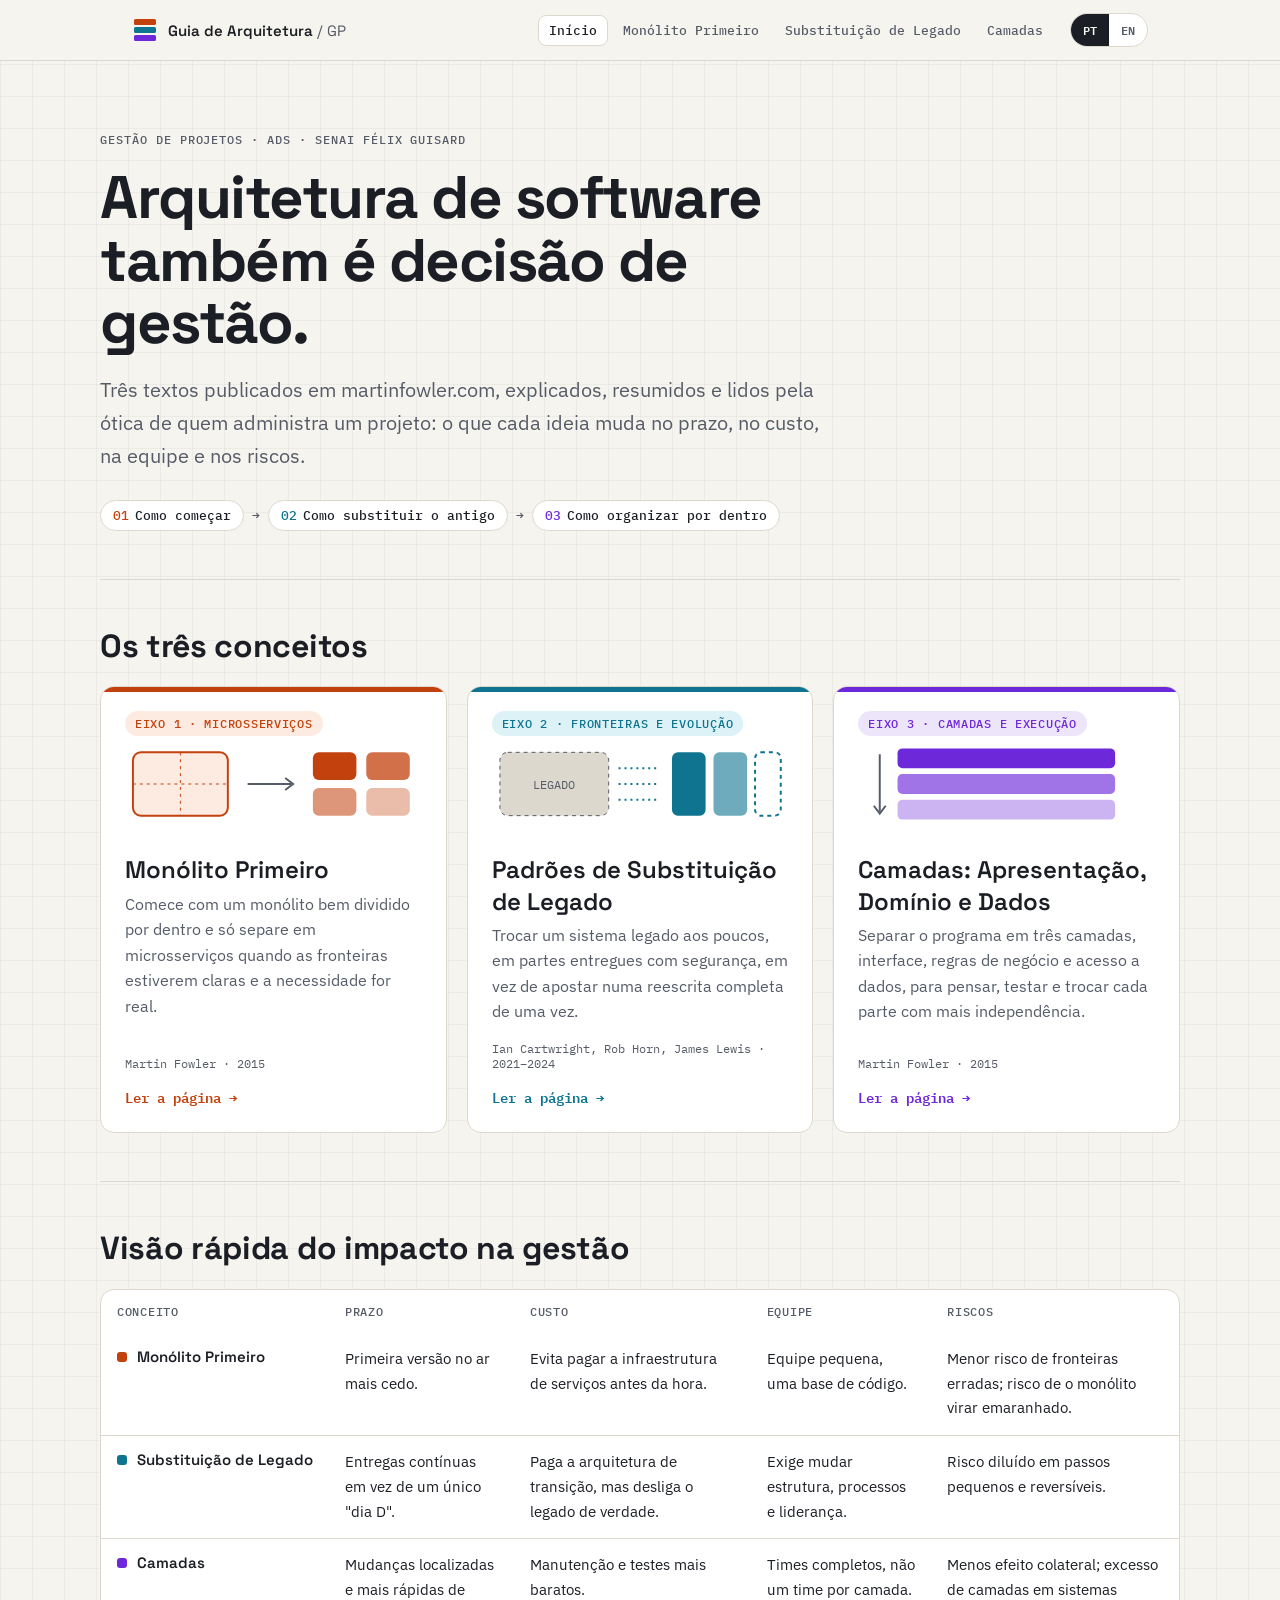
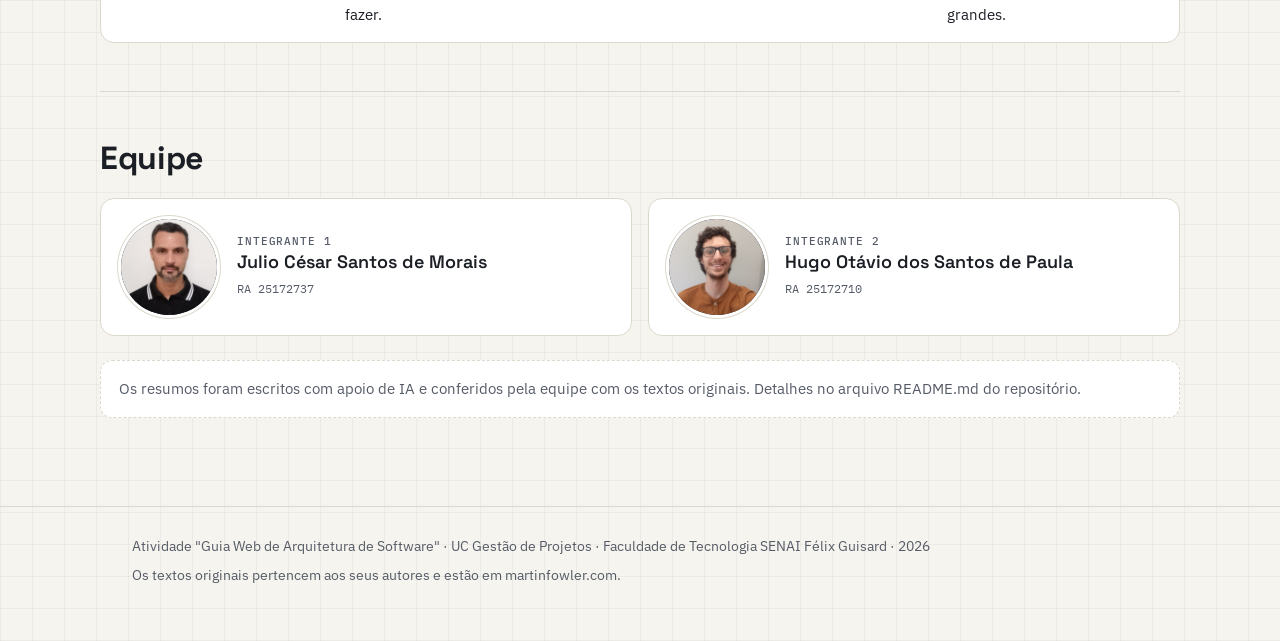
<file: index.html>
<!doctype html>
<html lang="pt-BR" data-ui="pt"
      data-title-pt="Guia Web de Arquitetura de Software"
      data-title-en="Software Architecture Web Guide">
<head>
  <meta charset="utf-8">
  <meta name="viewport" content="width=device-width, initial-scale=1">
  <title>Guia Web de Arquitetura de Software</title>
  <meta name="description" content="Três conceitos de arquitetura de software e seus impactos na gestão de projetos: prazo, custo, equipe e riscos.">
  <link rel="preconnect" href="https://fonts.googleapis.com">
  <link rel="preconnect" href="https://fonts.gstatic.com" crossorigin>
  <link href="https://fonts.googleapis.com/css2?family=IBM+Plex+Mono:wght@400;500;600&family=IBM+Plex+Sans:wght@400;500;600&family=Space+Grotesk:wght@500;600;700&display=swap" rel="stylesheet">
  <link rel="stylesheet" href="css/style.css">
</head>
<body>

<header class="topbar">
  <div class="wrap topbar-in">
    <a class="brand" href="index.html">
      <svg width="26" height="26" viewBox="0 0 26 26" aria-hidden="true">
        <rect x="2" y="2" width="22" height="6" rx="1.5" fill="#c2410c"/>
        <rect x="2" y="10" width="22" height="6" rx="1.5" fill="#0e7490"/>
        <rect x="2" y="18" width="22" height="6" rx="1.5" fill="#6d28d9"/>
      </svg>
      <span><span data-lang="pt">Guia de Arquitetura</span><span data-lang="en">Architecture Guide</span> <b>/ GP</b></span>
    </a>
    <nav class="nav" aria-label="Páginas" data-aria-pt="Páginas" data-aria-en="Pages">
      <a href="index.html" aria-current="page"><span data-lang="pt">Início</span><span data-lang="en">Home</span></a>
      <a href="monolith-first.html"><span data-lang="pt">Monólito Primeiro</span><span data-lang="en">Monolith First</span></a>
      <a href="legacy-displacement.html"><span data-lang="pt">Substituição de Legado</span><span data-lang="en">Legacy Displacement</span></a>
      <a href="layering.html"><span data-lang="pt">Camadas</span><span data-lang="en">Layering</span></a>
    </nav>
    <div class="lang" role="group" aria-label="Idioma / Language">
      <button type="button" data-set-lang="pt" aria-pressed="true">PT</button>
      <button type="button" data-set-lang="en" aria-pressed="false">EN</button>
    </div>
  </div>
</header>

<main>
  <!-- Abertura -->
  <section class="hero wrap">
    <span class="kicker reveal">
      <span data-lang="pt">Gestão de Projetos · ADS · SENAI Félix Guisard</span>
      <span data-lang="en">Project Management · Systems Analysis &amp; Development · SENAI Félix Guisard</span>
    </span>
    <h1 class="reveal d2">
      <span data-lang="pt">Arquitetura de software também é decisão de gestão.</span>
      <span data-lang="en">Software architecture is also a management decision.</span>
    </h1>
    <p class="lead reveal d3">
      <span data-lang="pt">Três textos publicados em martinfowler.com, explicados, resumidos e lidos pela ótica de quem administra um projeto: o que cada ideia muda no prazo, no custo, na equipe e nos riscos.</span>
      <span data-lang="en">Three articles published on martinfowler.com, explained in our own words and read from a project manager's point of view: what each idea changes in schedule, cost, team and risk.</span>
    </p>
    <div class="path reveal d3" aria-label="Trilha de leitura">
      <span class="p ax1"><i>01</i><span data-lang="pt">Como começar</span><span data-lang="en">How to start</span></span>
      <span aria-hidden="true">→</span>
      <span class="p ax2"><i>02</i><span data-lang="pt">Como substituir o antigo</span><span data-lang="en">How to replace the old</span></span>
      <span aria-hidden="true">→</span>
      <span class="p ax3"><i>03</i><span data-lang="pt">Como organizar por dentro</span><span data-lang="en">How to organize inside</span></span>
    </div>
  </section>

  <!-- Os três posts -->
  <section class="block wrap" id="posts">
    <h2><span data-lang="pt">Os três conceitos</span><span data-lang="en">The three concepts</span></h2>
    <div class="posts">

      <a class="post-card ax1 reveal" href="monolith-first.html">
        <span class="axis-tag"><span data-lang="pt">Eixo 1 · Microsserviços</span><span data-lang="en">Axis 1 · Microservices</span></span>
        <div class="art" aria-hidden="true">
          <svg viewBox="0 0 300 84">
            <rect x="8" y="10" width="96" height="64" rx="8" fill="var(--a1-soft)" stroke="var(--a1)" stroke-width="2"/>
            <line x1="56" y1="10" x2="56" y2="74" stroke="var(--a1)" stroke-dasharray="3 4"/>
            <line x1="8" y1="42" x2="104" y2="42" stroke="var(--a1)" stroke-dasharray="3 4"/>
            <path d="M124 42h44" stroke="var(--muted)" stroke-width="2"/>
            <path d="M162 36l8 6-8 6" fill="none" stroke="var(--muted)" stroke-width="2"/>
            <rect x="190" y="10" width="44" height="28" rx="6" fill="var(--a1)"/>
            <rect x="244" y="10" width="44" height="28" rx="6" fill="var(--a1)" opacity=".75"/>
            <rect x="190" y="46" width="44" height="28" rx="6" fill="var(--a1)" opacity=".55"/>
            <rect x="244" y="46" width="44" height="28" rx="6" fill="var(--a1)" opacity=".35"/>
          </svg>
        </div>
        <h3><span data-lang="pt">Monólito Primeiro</span><span data-lang="en">Monolith First</span></h3>
        <p class="idea">
          <span data-lang="pt">Comece com um monólito bem dividido por dentro e só separe em microsserviços quando as fronteiras estiverem claras e a necessidade for real.</span>
          <span data-lang="en">Start with a well-modularized monolith and split into microservices only when boundaries are clear and the need is real.</span>
        </p>
        <span class="by">Martin Fowler · 2015</span>
        <span class="go"><span data-lang="pt">Ler a página →</span><span data-lang="en">Read the page →</span></span>
      </a>

      <a class="post-card ax2 reveal d2" href="legacy-displacement.html">
        <span class="axis-tag"><span data-lang="pt">Eixo 2 · Fronteiras e evolução</span><span data-lang="en">Axis 2 · Boundaries &amp; evolution</span></span>
        <div class="art" aria-hidden="true">
          <svg viewBox="0 0 300 84">
            <rect x="8" y="10" width="110" height="64" rx="8" fill="var(--line)"/>
            <rect x="8" y="10" width="110" height="64" rx="8" fill="none" stroke="var(--muted)" stroke-dasharray="4 4"/>
            <text x="63" y="47" text-anchor="middle" font-family="IBM Plex Mono, monospace" font-size="12" fill="var(--muted)" data-lang="pt">LEGADO</text>
            <text x="63" y="47" text-anchor="middle" font-family="IBM Plex Mono, monospace" font-size="12" fill="var(--muted)" data-lang="en">LEGACY</text>
            <path d="M128 26h40M128 42h40M128 58h40" stroke="var(--a2)" stroke-width="2" stroke-dasharray="2 4"/>
            <rect x="182" y="10" width="34" height="64" rx="6" fill="var(--a2)"/>
            <rect x="224" y="10" width="34" height="64" rx="6" fill="var(--a2)" opacity=".6"/>
            <rect x="266" y="10" width="26" height="64" rx="6" fill="none" stroke="var(--a2)" stroke-width="2" stroke-dasharray="4 4"/>
          </svg>
        </div>
        <h3><span data-lang="pt">Padrões de Substituição de Legado</span><span data-lang="en">Patterns of Legacy Displacement</span></h3>
        <p class="idea">
          <span data-lang="pt">Trocar um sistema legado aos poucos, em partes entregues com segurança, em vez de apostar numa reescrita completa de uma vez.</span>
          <span data-lang="en">Replace a legacy system gradually, in safely delivered parts, instead of betting on a full rewrite all at once.</span>
        </p>
        <span class="by">Ian Cartwright, Rob Horn, James Lewis · 2021–2024</span>
        <span class="go"><span data-lang="pt">Ler a página →</span><span data-lang="en">Read the page →</span></span>
      </a>

      <a class="post-card ax3 reveal d3" href="layering.html">
        <span class="axis-tag"><span data-lang="pt">Eixo 3 · Camadas e execução</span><span data-lang="en">Axis 3 · Layers &amp; execution</span></span>
        <div class="art" aria-hidden="true">
          <svg viewBox="0 0 300 84">
            <rect x="40" y="6" width="220" height="20" rx="5" fill="var(--a3)"/>
            <rect x="40" y="32" width="220" height="20" rx="5" fill="var(--a3)" opacity=".65"/>
            <rect x="40" y="58" width="220" height="20" rx="5" fill="var(--a3)" opacity=".35"/>
            <path d="M22 12v58" stroke="var(--muted)" stroke-width="2"/>
            <path d="M16 64l6 8 6-8" fill="none" stroke="var(--muted)" stroke-width="2"/>
          </svg>
        </div>
        <h3><span data-lang="pt">Camadas: Apresentação, Domínio e Dados</span><span data-lang="en">Presentation Domain Data Layering</span></h3>
        <p class="idea">
          <span data-lang="pt">Separar o programa em três camadas, interface, regras de negócio e acesso a dados, para pensar, testar e trocar cada parte com mais independência.</span>
          <span data-lang="en">Split the program into three layers, interface, business rules and data access, to reason about, test and swap each part more independently.</span>
        </p>
        <span class="by">Martin Fowler · 2015</span>
        <span class="go"><span data-lang="pt">Ler a página →</span><span data-lang="en">Read the page →</span></span>
      </a>

    </div>
  </section>

  <!-- Matriz comparativa -->
  <section class="block wrap" id="matriz">
    <h2><span data-lang="pt">Visão rápida do impacto na gestão</span><span data-lang="en">Management impact at a glance</span></h2>
    <div class="matrix-wrap">
      <table class="matrix">
        <thead>
          <tr>
            <th scope="col"><span data-lang="pt">Conceito</span><span data-lang="en">Concept</span></th>
            <th scope="col"><span data-lang="pt">Prazo</span><span data-lang="en">Schedule</span></th>
            <th scope="col"><span data-lang="pt">Custo</span><span data-lang="en">Cost</span></th>
            <th scope="col"><span data-lang="pt">Equipe</span><span data-lang="en">Team</span></th>
            <th scope="col"><span data-lang="pt">Riscos</span><span data-lang="en">Risks</span></th>
          </tr>
        </thead>
        <tbody>
          <tr class="ax1">
            <th scope="row"><span data-lang="pt">Monólito Primeiro</span><span data-lang="en">Monolith First</span></th>
            <td><span data-lang="pt">Primeira versão no ar mais cedo.</span><span data-lang="en">First version live sooner.</span></td>
            <td><span data-lang="pt">Evita pagar a infraestrutura de serviços antes da hora.</span><span data-lang="en">Avoids paying for service infrastructure too early.</span></td>
            <td><span data-lang="pt">Equipe pequena, uma base de código.</span><span data-lang="en">Small team, one codebase.</span></td>
            <td><span data-lang="pt">Menor risco de fronteiras erradas; risco de o monólito virar emaranhado.</span><span data-lang="en">Lower risk of wrong boundaries; risk of the monolith becoming tangled.</span></td>
          </tr>
          <tr class="ax2">
            <th scope="row"><span data-lang="pt">Substituição de Legado</span><span data-lang="en">Legacy Displacement</span></th>
            <td><span data-lang="pt">Entregas contínuas em vez de um único "dia D".</span><span data-lang="en">Continuous deliveries instead of a single "D-day".</span></td>
            <td><span data-lang="pt">Paga a arquitetura de transição, mas desliga o legado de verdade.</span><span data-lang="en">Pays for transitional architecture but truly retires the legacy.</span></td>
            <td><span data-lang="pt">Exige mudar estrutura, processos e liderança.</span><span data-lang="en">Requires changing structure, processes and leadership.</span></td>
            <td><span data-lang="pt">Risco diluído em passos pequenos e reversíveis.</span><span data-lang="en">Risk spread across small, reversible steps.</span></td>
          </tr>
          <tr class="ax3">
            <th scope="row"><span data-lang="pt">Camadas</span><span data-lang="en">Layering</span></th>
            <td><span data-lang="pt">Mudanças localizadas e mais rápidas de fazer.</span><span data-lang="en">Localized changes that are quicker to make.</span></td>
            <td><span data-lang="pt">Manutenção e testes mais baratos.</span><span data-lang="en">Cheaper maintenance and testing.</span></td>
            <td><span data-lang="pt">Times completos, não um time por camada.</span><span data-lang="en">Full-stack teams, not one team per layer.</span></td>
            <td><span data-lang="pt">Menos efeito colateral; excesso de camadas em sistemas grandes.</span><span data-lang="en">Fewer side effects; too many layers in large systems.</span></td>
          </tr>
        </tbody>
      </table>
    </div>
  </section>

  <!-- Equipe -->
  <section class="block wrap" id="equipe">
    <h2><span data-lang="pt">Equipe</span><span data-lang="en">Team</span></h2>
    <div class="team">
      <!-- Fotos: coloque os arquivos em fotos/integrante1.jpg e fotos/integrante2.jpg.
           Se a foto não for encontrada, as iniciais aparecem no lugar. -->
      <div class="member">
        <span class="photo">
          <span class="initials" aria-hidden="true">JC</span>
          <img src="fotos/integrante1.jpg" alt="Foto de Julio César Santos de Morais" loading="lazy" onerror="this.remove()">
        </span>
        <div>
          <span class="role"><span data-lang="pt">Integrante 1</span><span data-lang="en">Member 1</span></span>
          <strong>Julio César Santos de Morais</strong>
          <small>RA 25172737</small>
        </div>
      </div>
      <!-- Integrante 2: troque o nome, as iniciais, o texto da foto (alt) e o RA. -->
      <div class="member">
        <span class="photo">
          <span class="initials" aria-hidden="true">I2</span>
          <img src="fotos/integrante2.jpg" alt="Foto do integrante 2" loading="lazy" onerror="this.remove()">
        </span>
        <div>
          <span class="role"><span data-lang="pt">Integrante 2</span><span data-lang="en">Member 2</span></span>
          <strong>Hugo Otávio dos Santos de Paula</strong>
          <small>RA 25172710</small>
        </div>
      </div>
    </div>

    <div class="note">
      <p data-lang="pt">Os resumos foram escritos com apoio de IA e conferidos pela equipe com os textos originais. Detalhes no arquivo README.md do repositório.</p>
      <p data-lang="en">Summaries were written with AI assistance and checked by the team against the original texts. Details in the repository's README.md.</p>
    </div>
  </section>
</main>

<footer class="footer">
  <div class="wrap">
    <p><span data-lang="pt">Atividade "Guia Web de Arquitetura de Software" · UC Gestão de Projetos · Faculdade de Tecnologia SENAI Félix Guisard · 2026</span><span data-lang="en">"Software Architecture Web Guide" assignment · Project Management course · SENAI Félix Guisard College of Technology · 2026</span></p>
    <p><span data-lang="pt">Os textos originais pertencem aos seus autores e estão em martinfowler.com.</span><span data-lang="en">Original texts belong to their authors and are available at martinfowler.com.</span></p>
  </div>
</footer>

<script src="js/script.js"></script>
</body>
</html>
</file>
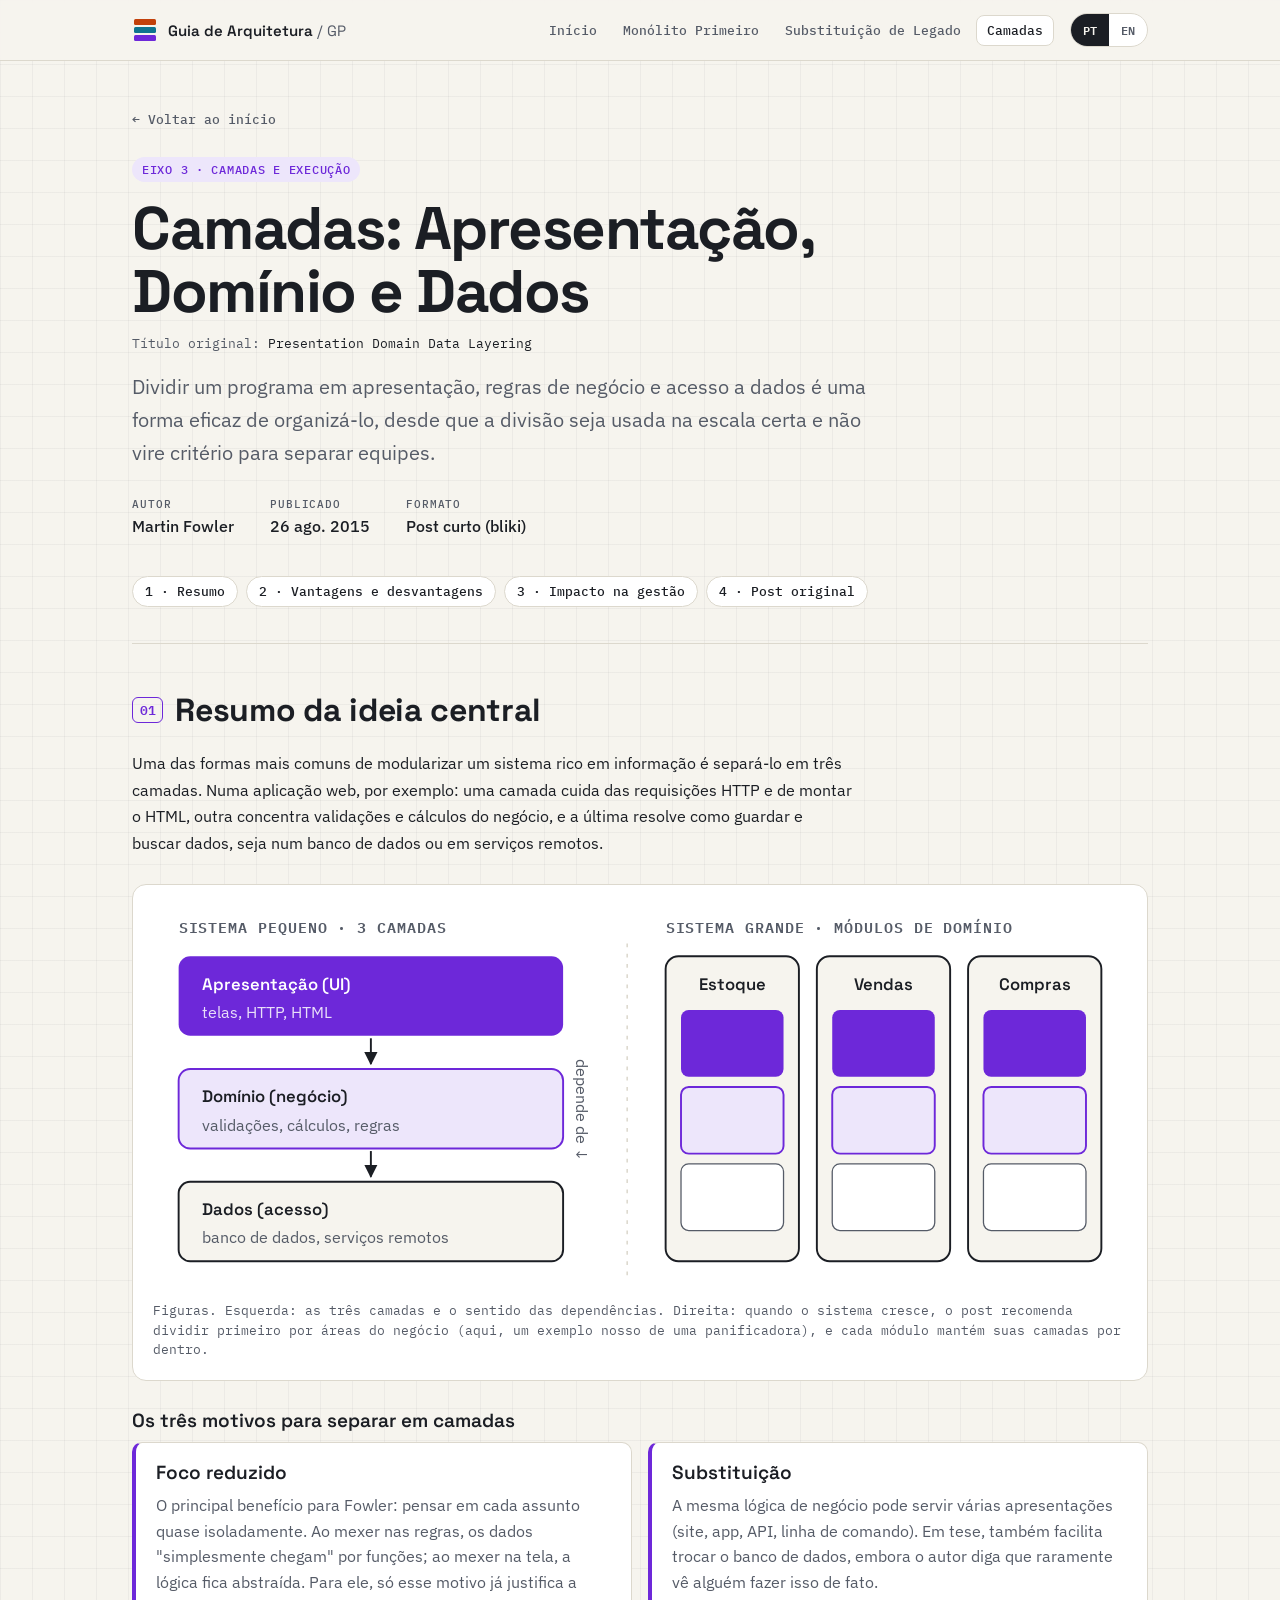
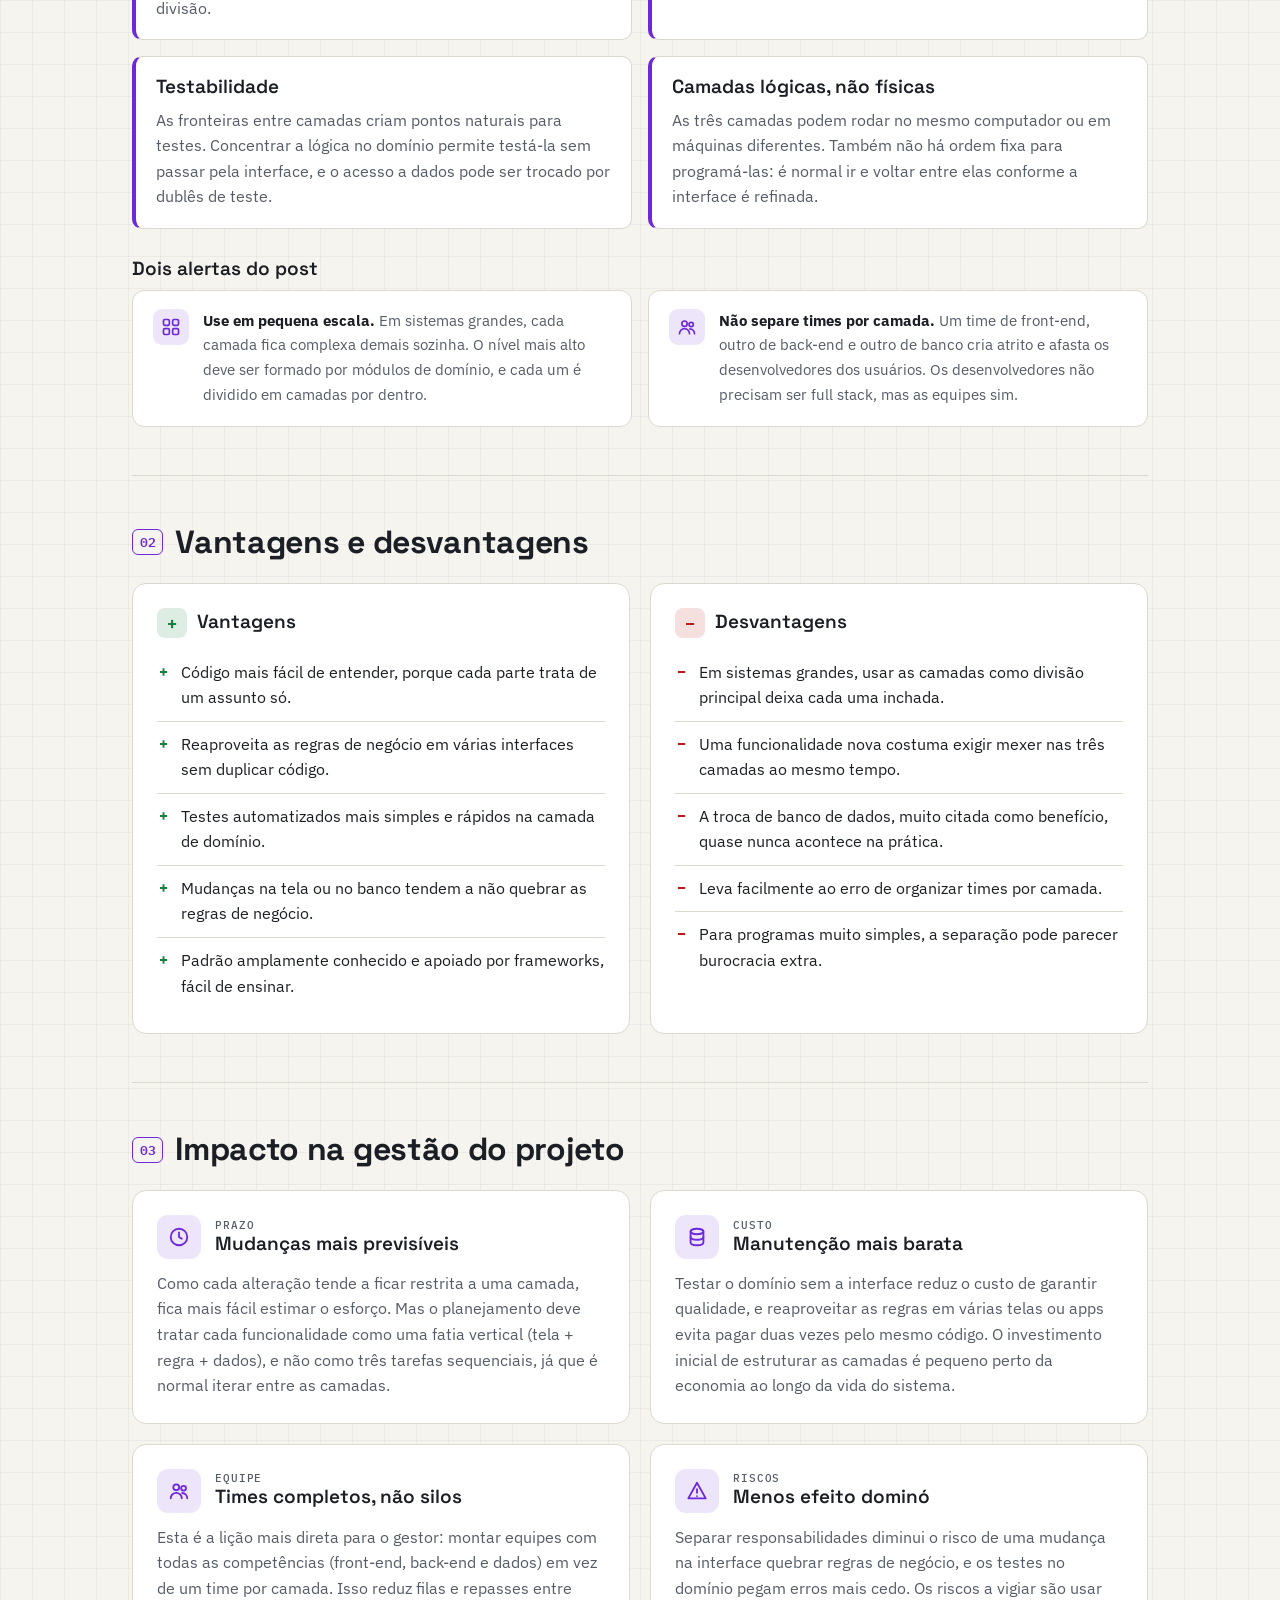
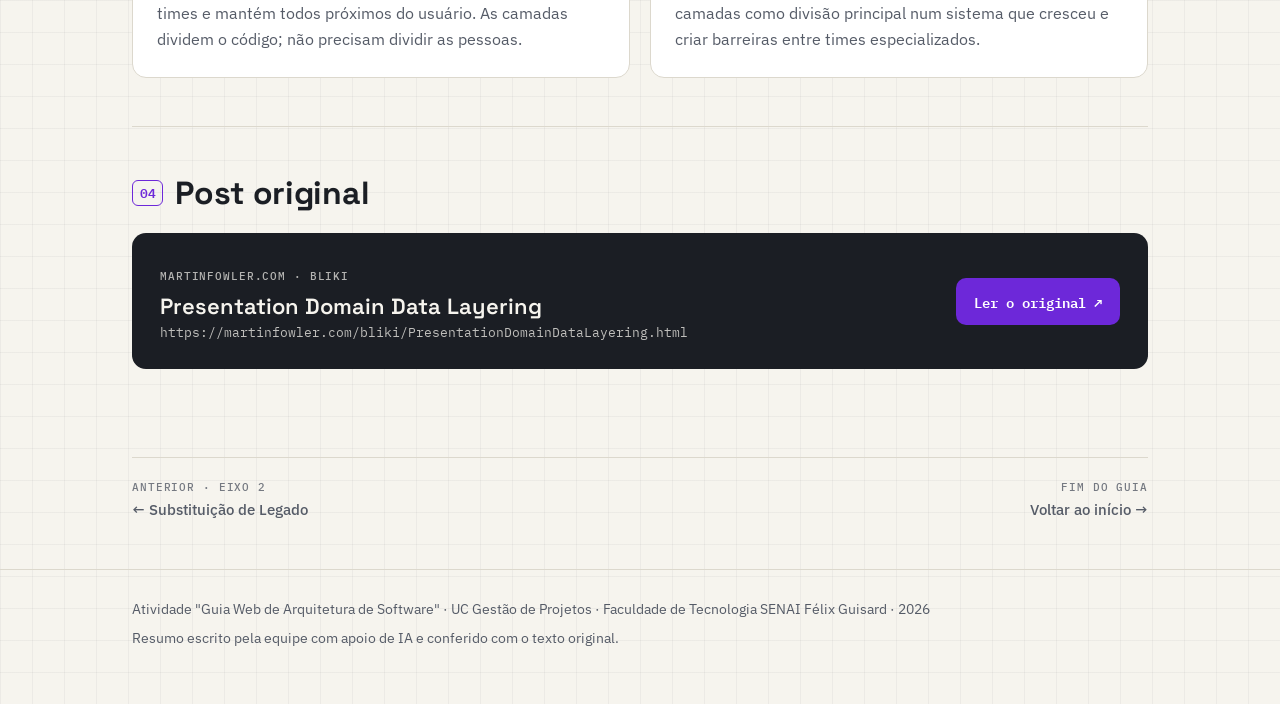
<file: layering.html>
<!doctype html>
<html lang="pt-BR" data-ui="pt"
      data-title-pt="Camadas: Apresentação, Domínio e Dados · Guia de Arquitetura"
      data-title-en="Presentation Domain Data Layering · Architecture Guide">
<head>
  <meta charset="utf-8">
  <meta name="viewport" content="width=device-width, initial-scale=1">
  <title>Camadas: Apresentação, Domínio e Dados · Guia de Arquitetura</title>
  <meta name="description" content="Presentation Domain Data Layering: separar apresentação, domínio e dados. Resumo, vantagens, desvantagens e impacto na gestão do projeto.">
  <link rel="preconnect" href="https://fonts.googleapis.com">
  <link rel="preconnect" href="https://fonts.gstatic.com" crossorigin>
  <link href="https://fonts.googleapis.com/css2?family=IBM+Plex+Mono:wght@400;500;600&family=IBM+Plex+Sans:wght@400;500;600&family=Space+Grotesk:wght@500;600;700&display=swap" rel="stylesheet">
  <link rel="stylesheet" href="css/style.css">
</head>
<body class="ax3">

<header class="topbar">
  <div class="wrap topbar-in">
    <a class="brand" href="index.html">
      <svg width="26" height="26" viewBox="0 0 26 26" aria-hidden="true">
        <rect x="2" y="2" width="22" height="6" rx="1.5" fill="#c2410c"/>
        <rect x="2" y="10" width="22" height="6" rx="1.5" fill="#0e7490"/>
        <rect x="2" y="18" width="22" height="6" rx="1.5" fill="#6d28d9"/>
      </svg>
      <span><span data-lang="pt">Guia de Arquitetura</span><span data-lang="en">Architecture Guide</span> <b>/ GP</b></span>
    </a>
    <nav class="nav" aria-label="Páginas" data-aria-pt="Páginas" data-aria-en="Pages">
      <a href="index.html"><span data-lang="pt">Início</span><span data-lang="en">Home</span></a>
      <a href="monolith-first.html"><span data-lang="pt">Monólito Primeiro</span><span data-lang="en">Monolith First</span></a>
      <a href="legacy-displacement.html"><span data-lang="pt">Substituição de Legado</span><span data-lang="en">Legacy Displacement</span></a>
      <a href="layering.html" aria-current="page"><span data-lang="pt">Camadas</span><span data-lang="en">Layering</span></a>
    </nav>
    <div class="lang" role="group" aria-label="Idioma / Language">
      <button type="button" data-set-lang="pt" aria-pressed="true">PT</button>
      <button type="button" data-set-lang="en" aria-pressed="false">EN</button>
    </div>
  </div>
</header>

<main class="wrap">
  <section class="post-hero">
    <a class="back" href="index.html"><span data-lang="pt">← Voltar ao início</span><span data-lang="en">← Back to home</span></a>
    <br>
    <span class="axis-tag"><span data-lang="pt">Eixo 3 · Camadas e execução</span><span data-lang="en">Axis 3 · Layers &amp; execution</span></span>
    <h1><span data-lang="pt">Camadas: Apresentação, Domínio e Dados</span><span data-lang="en">Presentation Domain Data Layering</span></h1>
    <p class="orig-title"><span data-lang="pt">Título original: </span><span data-lang="en">Original title: </span><em>Presentation Domain Data Layering</em></p>
    <p class="lead">
      <span data-lang="pt">Dividir um programa em apresentação, regras de negócio e acesso a dados é uma forma eficaz de organizá-lo, desde que a divisão seja usada na escala certa e não vire critério para separar equipes.</span>
      <span data-lang="en">Splitting a program into presentation, business rules and data access is an effective way to organize it, as long as the split is used at the right scale and doesn't become the criterion for splitting teams.</span>
    </p>
    <dl class="meta">
      <div><dt><span data-lang="pt">Autor</span><span data-lang="en">Author</span></dt><dd>Martin Fowler</dd></div>
      <div><dt><span data-lang="pt">Publicado</span><span data-lang="en">Published</span></dt><dd><span data-lang="pt">26 ago. 2015</span><span data-lang="en">26 Aug 2015</span></dd></div>
      <div><dt><span data-lang="pt">Formato</span><span data-lang="en">Format</span></dt><dd><span data-lang="pt">Post curto (bliki)</span><span data-lang="en">Short post (bliki)</span></dd></div>
    </dl>
  </section>

  <nav class="toc" aria-label="Nesta página">
    <a href="#resumo"><span data-lang="pt">1 · Resumo</span><span data-lang="en">1 · Summary</span></a>
    <a href="#pros"><span data-lang="pt">2 · Vantagens e desvantagens</span><span data-lang="en">2 · Pros and cons</span></a>
    <a href="#gestao"><span data-lang="pt">3 · Impacto na gestão</span><span data-lang="en">3 · Management impact</span></a>
    <a href="#original"><span data-lang="pt">4 · Post original</span><span data-lang="en">4 · Original post</span></a>
  </nav>

  <!-- 1. RESUMO -->
  <section class="block" id="resumo">
    <h2><span class="num">01</span><span data-lang="pt">Resumo da ideia central</span><span data-lang="en">Summary of the central idea</span></h2>

    <p data-lang="pt">Uma das formas mais comuns de modularizar um sistema rico em informação é separá-lo em três camadas. Numa aplicação web, por exemplo: uma camada cuida das requisições HTTP e de montar o HTML, outra concentra validações e cálculos do negócio, e a última resolve como guardar e buscar dados, seja num banco de dados ou em serviços remotos.</p>
    <p data-lang="en">One of the most common ways to modularize an information-rich system is to split it into three layers. In a web application, for example: one layer handles HTTP requests and renders HTML, another holds business validations and calculations, and the last one sorts out how to store and fetch data, whether in a database or remote services.</p>

    <figure class="diagram" role="img" aria-label="Diagrama: à esquerda, as três camadas empilhadas com dependências de cima para baixo; à direita, um sistema maior dividido primeiro em módulos de domínio, cada um com suas próprias camadas.">
      <div class="scroll">
        <svg viewBox="0 0 760 300" xmlns="http://www.w3.org/2000/svg">
          <defs>
            <marker id="ah3" viewBox="0 0 10 10" refX="9" refY="5" markerWidth="7" markerHeight="7" orient="auto-start-reverse">
              <path d="M0 0L10 5L0 10z" class="d-head"/>
            </marker>
          </defs>

          <!-- Esquerda: as três camadas -->
          <text x="20" y="22" class="d-label" data-lang="pt">SISTEMA PEQUENO · 3 CAMADAS</text>
          <text x="20" y="22" class="d-label" data-lang="en">SMALL SYSTEM · 3 LAYERS</text>

          <rect x="20" y="40" width="300" height="62" rx="9" class="d-accfill"/>
          <text x="38" y="66" class="d-in" style="fill:var(--surface)" data-lang="pt">Apresentação (UI)</text>
          <text x="38" y="66" class="d-in" style="fill:var(--surface)" data-lang="en">Presentation (UI)</text>
          <text x="38" y="88" class="d-small" style="fill:var(--surface);opacity:.85" data-lang="pt">telas, HTTP, HTML</text>
          <text x="38" y="88" class="d-small" style="fill:var(--surface);opacity:.85" data-lang="en">screens, HTTP, HTML</text>

          <line x1="170" y1="104" x2="170" y2="124" class="d-line" marker-end="url(#ah3)"/>

          <rect x="20" y="128" width="300" height="62" rx="9" class="d-acc"/>
          <text x="38" y="154" class="d-in" data-lang="pt">Domínio (negócio)</text>
          <text x="38" y="154" class="d-in" data-lang="en">Domain (business)</text>
          <text x="38" y="176" class="d-small" data-lang="pt">validações, cálculos, regras</text>
          <text x="38" y="176" class="d-small" data-lang="en">validations, calculations, rules</text>

          <line x1="170" y1="192" x2="170" y2="212" class="d-line" marker-end="url(#ah3)"/>

          <rect x="20" y="216" width="300" height="62" rx="9" class="d-box"/>
          <text x="38" y="242" class="d-in" data-lang="pt">Dados (acesso)</text>
          <text x="38" y="242" class="d-in" data-lang="en">Data (access)</text>
          <text x="38" y="264" class="d-small" data-lang="pt">banco de dados, serviços remotos</text>
          <text x="38" y="264" class="d-small" data-lang="en">database, remote services</text>

          <text x="330" y="160" class="d-small" data-lang="pt" transform="rotate(90 330 160)" text-anchor="middle">depende de ↓</text>
          <text x="330" y="160" class="d-small" data-lang="en" transform="rotate(90 330 160)" text-anchor="middle">depends on ↓</text>

          <line x1="370" y1="30" x2="370" y2="290" class="d-sep"/>

          <!-- Direita: sistema grande, módulos de domínio -->
          <text x="400" y="22" class="d-label" data-lang="pt">SISTEMA GRANDE · MÓDULOS DE DOMÍNIO</text>
          <text x="400" y="22" class="d-label" data-lang="en">LARGE SYSTEM · DOMAIN MODULES</text>

          <g>
            <rect x="400" y="40" width="104" height="238" rx="10" class="d-box"/>
            <text x="452" y="66" text-anchor="middle" class="d-in" data-lang="pt">Estoque</text>
            <text x="452" y="66" text-anchor="middle" class="d-in" data-lang="en">Inventory</text>
            <rect x="412" y="82" width="80" height="52" rx="6" class="d-accfill"/>
            <rect x="412" y="142" width="80" height="52" rx="6" class="d-acc"/>
            <rect x="412" y="202" width="80" height="52" rx="6" class="d-mod"/>
          </g>
          <g>
            <rect x="518" y="40" width="104" height="238" rx="10" class="d-box"/>
            <text x="570" y="66" text-anchor="middle" class="d-in" data-lang="pt">Vendas</text>
            <text x="570" y="66" text-anchor="middle" class="d-in" data-lang="en">Sales</text>
            <rect x="530" y="82" width="80" height="52" rx="6" class="d-accfill"/>
            <rect x="530" y="142" width="80" height="52" rx="6" class="d-acc"/>
            <rect x="530" y="202" width="80" height="52" rx="6" class="d-mod"/>
          </g>
          <g>
            <rect x="636" y="40" width="104" height="238" rx="10" class="d-box"/>
            <text x="688" y="66" text-anchor="middle" class="d-in" data-lang="pt">Compras</text>
            <text x="688" y="66" text-anchor="middle" class="d-in" data-lang="en">Purchasing</text>
            <rect x="648" y="82" width="80" height="52" rx="6" class="d-accfill"/>
            <rect x="648" y="142" width="80" height="52" rx="6" class="d-acc"/>
            <rect x="648" y="202" width="80" height="52" rx="6" class="d-mod"/>
          </g>
        </svg>
      </div>
      <figcaption>
        <span data-lang="pt">Figuras. Esquerda: as três camadas e o sentido das dependências. Direita: quando o sistema cresce, o post recomenda dividir primeiro por áreas do negócio (aqui, um exemplo nosso de uma panificadora), e cada módulo mantém suas camadas por dentro.</span>
        <span data-lang="en">Team-made figure. Left: the three layers and the direction of dependencies. Right: as the system grows, the post recommends splitting first by business area (here, our own bakery example), with each module keeping its layers inside.</span>
      </figcaption>
    </figure>

    <h3><span data-lang="pt">Os três motivos para separar em camadas</span><span data-lang="en">The three reasons to layer</span></h3>
    <div class="points">
      <div class="point">
        <h3><span data-lang="pt">Foco reduzido</span><span data-lang="en">Narrower focus</span></h3>
        <p data-lang="pt">O principal benefício para Fowler: pensar em cada assunto quase isoladamente. Ao mexer nas regras, os dados "simplesmente chegam" por funções; ao mexer na tela, a lógica fica abstraída. Para ele, só esse motivo já justifica a divisão.</p>
        <p data-lang="en">Fowler's main benefit: think about each topic almost in isolation. When working on rules, data "just arrives" through functions; when working on the screen, the logic is abstracted away. For him this reason alone justifies the split.</p>
      </div>
      <div class="point">
        <h3><span data-lang="pt">Substituição</span><span data-lang="en">Substitution</span></h3>
        <p data-lang="pt">A mesma lógica de negócio pode servir várias apresentações (site, app, API, linha de comando). Em tese, também facilita trocar o banco de dados, embora o autor diga que raramente vê alguém fazer isso de fato.</p>
        <p data-lang="en">The same business logic can serve several presentations (website, app, API, command line). In theory it also eases swapping the database, though the author says he rarely sees anyone actually do it.</p>
      </div>
      <div class="point">
        <h3><span data-lang="pt">Testabilidade</span><span data-lang="en">Testability</span></h3>
        <p data-lang="pt">As fronteiras entre camadas criam pontos naturais para testes. Concentrar a lógica no domínio permite testá-la sem passar pela interface, e o acesso a dados pode ser trocado por dublês de teste.</p>
        <p data-lang="en">Layer boundaries create natural seams for testing. Keeping logic in the domain lets you test it without going through the UI, and data access can be replaced by test doubles.</p>
      </div>
      <div class="point">
        <h3><span data-lang="pt">Camadas lógicas, não físicas</span><span data-lang="en">Logical, not physical, layers</span></h3>
        <p data-lang="pt">As três camadas podem rodar no mesmo computador ou em máquinas diferentes. Também não há ordem fixa para programá-las: é normal ir e voltar entre elas conforme a interface é refinada.</p>
        <p data-lang="en">The three layers can run on one computer or on different machines. Nor is there a fixed order to build them: it's normal to iterate between them as the interface is refined.</p>
      </div>
    </div>

    <h3><span data-lang="pt">Dois alertas do post</span><span data-lang="en">Two warnings from the post</span></h3>
    <div class="callouts">
      <div class="callout">
        <span class="ic"><svg width="20" height="20" viewBox="0 0 24 24" fill="none" stroke="currentColor" stroke-width="2" stroke-linecap="round" aria-hidden="true"><rect x="3" y="3" width="7" height="7" rx="1.5"/><rect x="14" y="3" width="7" height="7" rx="1.5"/><rect x="3" y="14" width="7" height="7" rx="1.5"/><rect x="14" y="14" width="7" height="7" rx="1.5"/></svg></span>
        <p data-lang="pt"><strong>Use em pequena escala.</strong> Em sistemas grandes, cada camada fica complexa demais sozinha. O nível mais alto deve ser formado por módulos de domínio, e cada um é dividido em camadas por dentro.</p>
        <p data-lang="en"><strong>Use it at small scale.</strong> In large systems each layer gets too complex on its own. The top level should be made of domain modules, each layered internally.</p>
      </div>
      <div class="callout">
        <span class="ic"><svg width="20" height="20" viewBox="0 0 24 24" fill="none" stroke="currentColor" stroke-width="2" stroke-linecap="round" aria-hidden="true"><circle cx="9" cy="8" r="3.2"/><path d="M3 20c0-3.3 2.7-6 6-6s6 2.7 6 6"/><circle cx="17" cy="9" r="2.6"/><path d="M15.5 14.2c3 .2 5.5 2.6 5.5 5.8"/></svg></span>
        <p data-lang="pt"><strong>Não separe times por camada.</strong> Um time de front-end, outro de back-end e outro de banco cria atrito e afasta os desenvolvedores dos usuários. Os desenvolvedores não precisam ser full stack, mas as equipes sim.</p>
        <p data-lang="en"><strong>Don't split teams by layer.</strong> A front-end team, a back-end team and a database team create friction and distance developers from users. Developers needn't be full-stack, but teams should be.</p>
      </div>
    </div>
  </section>

  <!-- 2. VANTAGENS E DESVANTAGENS -->
  <section class="block" id="pros">
    <h2><span class="num">02</span><span data-lang="pt">Vantagens e desvantagens</span><span data-lang="en">Pros and cons</span></h2>
    <div class="pc">
      <div class="pc-col pro">
        <h3><span class="badge">+</span><span data-lang="pt">Vantagens</span><span data-lang="en">Advantages</span></h3>
        <ul class="list">
          <li><span data-lang="pt">Código mais fácil de entender, porque cada parte trata de um assunto só.</span><span data-lang="en">Code is easier to understand because each part deals with one topic.</span></li>
          <li><span data-lang="pt">Reaproveita as regras de negócio em várias interfaces sem duplicar código.</span><span data-lang="en">Reuses business rules across several interfaces without duplicating code.</span></li>
          <li><span data-lang="pt">Testes automatizados mais simples e rápidos na camada de domínio.</span><span data-lang="en">Simpler, faster automated tests in the domain layer.</span></li>
          <li><span data-lang="pt">Mudanças na tela ou no banco tendem a não quebrar as regras de negócio.</span><span data-lang="en">Changes to the screen or database tend not to break business rules.</span></li>
          <li><span data-lang="pt">Padrão amplamente conhecido e apoiado por frameworks, fácil de ensinar.</span><span data-lang="en">Widely known pattern supported by frameworks, easy to teach.</span></li>
        </ul>
      </div>
      <div class="pc-col con">
        <h3><span class="badge">−</span><span data-lang="pt">Desvantagens</span><span data-lang="en">Disadvantages</span></h3>
        <ul class="list">
          <li><span data-lang="pt">Em sistemas grandes, usar as camadas como divisão principal deixa cada uma inchada.</span><span data-lang="en">In large systems, using layers as the main split leaves each one bloated.</span></li>
          <li><span data-lang="pt">Uma funcionalidade nova costuma exigir mexer nas três camadas ao mesmo tempo.</span><span data-lang="en">A new feature often requires touching all three layers at once.</span></li>
          <li><span data-lang="pt">A troca de banco de dados, muito citada como benefício, quase nunca acontece na prática.</span><span data-lang="en">Swapping the database, often cited as a benefit, rarely happens in practice.</span></li>
          <li><span data-lang="pt">Leva facilmente ao erro de organizar times por camada.</span><span data-lang="en">Easily leads to the mistake of organizing teams by layer.</span></li>
          <li><span data-lang="pt">Para programas muito simples, a separação pode parecer burocracia extra.</span><span data-lang="en">For very simple programs, the split can feel like extra bureaucracy.</span></li>
        </ul>
      </div>
    </div>
  </section>

  <!-- 3. IMPACTO NA GESTÃO -->
  <section class="block" id="gestao">
    <h2><span class="num">03</span><span data-lang="pt">Impacto na gestão do projeto</span><span data-lang="en">Impact on project management</span></h2>
    <div class="impact">
      <article class="imp">
        <header>
          <span class="ic"><svg width="22" height="22" viewBox="0 0 24 24" fill="none" stroke="currentColor" stroke-width="2" stroke-linecap="round" aria-hidden="true"><circle cx="12" cy="12" r="9"/><path d="M12 7v5l3 2"/></svg></span>
          <div><span class="tag"><span data-lang="pt">Prazo</span><span data-lang="en">Schedule</span></span><h3><span data-lang="pt">Mudanças mais previsíveis</span><span data-lang="en">More predictable changes</span></h3></div>
        </header>
        <p data-lang="pt">Como cada alteração tende a ficar restrita a uma camada, fica mais fácil estimar o esforço. Mas o planejamento deve tratar cada funcionalidade como uma fatia vertical (tela + regra + dados), e não como três tarefas sequenciais, já que é normal iterar entre as camadas.</p>
        <p data-lang="en">Since each change tends to stay within one layer, effort is easier to estimate. But planning should treat each feature as a vertical slice (screen + rule + data), not three sequential tasks, since iterating between layers is normal.</p>
      </article>
      <article class="imp">
        <header>
          <span class="ic"><svg width="22" height="22" viewBox="0 0 24 24" fill="none" stroke="currentColor" stroke-width="2" stroke-linecap="round" aria-hidden="true"><ellipse cx="12" cy="6" rx="7" ry="3"/><path d="M5 6v6c0 1.7 3.1 3 7 3s7-1.3 7-3V6"/><path d="M5 12v6c0 1.7 3.1 3 7 3s7-1.3 7-3v-6"/></svg></span>
          <div><span class="tag"><span data-lang="pt">Custo</span><span data-lang="en">Cost</span></span><h3><span data-lang="pt">Manutenção mais barata</span><span data-lang="en">Cheaper maintenance</span></h3></div>
        </header>
        <p data-lang="pt">Testar o domínio sem a interface reduz o custo de garantir qualidade, e reaproveitar as regras em várias telas ou apps evita pagar duas vezes pelo mesmo código. O investimento inicial de estruturar as camadas é pequeno perto da economia ao longo da vida do sistema.</p>
        <p data-lang="en">Testing the domain without the UI lowers the cost of quality, and reusing rules across screens or apps avoids paying twice for the same code. The initial investment in structuring layers is small compared to the savings over the system's life.</p>
      </article>
      <article class="imp">
        <header>
          <span class="ic"><svg width="22" height="22" viewBox="0 0 24 24" fill="none" stroke="currentColor" stroke-width="2" stroke-linecap="round" aria-hidden="true"><circle cx="9" cy="8" r="3.2"/><path d="M3 20c0-3.3 2.7-6 6-6s6 2.7 6 6"/><circle cx="17" cy="9" r="2.6"/><path d="M15.5 14.2c3 .2 5.5 2.6 5.5 5.8"/></svg></span>
          <div><span class="tag"><span data-lang="pt">Equipe</span><span data-lang="en">Team</span></span><h3><span data-lang="pt">Times completos, não silos</span><span data-lang="en">Full-stack teams, not silos</span></h3></div>
        </header>
        <p data-lang="pt">Esta é a lição mais direta para o gestor: montar equipes com todas as competências (front-end, back-end e dados) em vez de um time por camada. Isso reduz filas e repasses entre times e mantém todos próximos do usuário. As camadas dividem o código; não precisam dividir as pessoas.</p>
        <p data-lang="en">This is the most direct lesson for managers: build teams with all skills (front-end, back-end and data) rather than one team per layer. It reduces queues and hand-offs between teams and keeps everyone close to the user. Layers divide code; they needn't divide people.</p>
      </article>
      <article class="imp">
        <header>
          <span class="ic"><svg width="22" height="22" viewBox="0 0 24 24" fill="none" stroke="currentColor" stroke-width="2" stroke-linecap="round" stroke-linejoin="round" aria-hidden="true"><path d="M12 3l9.5 17h-19z"/><path d="M12 10v4"/><path d="M12 17.5v.01"/></svg></span>
          <div><span class="tag"><span data-lang="pt">Riscos</span><span data-lang="en">Risks</span></span><h3><span data-lang="pt">Menos efeito dominó</span><span data-lang="en">Less domino effect</span></h3></div>
        </header>
        <p data-lang="pt">Separar responsabilidades diminui o risco de uma mudança na interface quebrar regras de negócio, e os testes no domínio pegam erros mais cedo. Os riscos a vigiar são usar camadas como divisão principal num sistema que cresceu e criar barreiras entre times especializados.</p>
        <p data-lang="en">Separating responsibilities lowers the risk of a UI change breaking business rules, and domain tests catch errors earlier. Risks to watch are using layers as the main split in a system that has grown and creating barriers between specialized teams.</p>
      </article>
    </div>
  </section>

  <!-- 4. POST ORIGINAL -->
  <section class="block" id="original">
    <h2><span class="num">04</span><span data-lang="pt">Post original</span><span data-lang="en">Original post</span></h2>
    <div class="source">
      <div>
        <span class="k">martinfowler.com · bliki</span>
        <h3>Presentation Domain Data Layering</h3>
        <p class="url">https://martinfowler.com/bliki/PresentationDomainDataLayering.html</p>
      </div>
      <a class="btn" href="https://martinfowler.com/bliki/PresentationDomainDataLayering.html" target="_blank" rel="noopener"><span data-lang="pt">Ler o original</span><span data-lang="en">Read the original</span> ↗</a>
    </div>
  </section>

  <nav class="pager" aria-label="Navegação entre páginas">
    <a href="legacy-displacement.html">
      <span class="dir"><span data-lang="pt">Anterior · Eixo 2</span><span data-lang="en">Previous · Axis 2</span></span>
      <span class="t">← <span data-lang="pt">Substituição de Legado</span><span data-lang="en">Legacy Displacement</span></span>
    </a>
    <a class="next" href="index.html">
      <span class="dir"><span data-lang="pt">Fim do guia</span><span data-lang="en">End of the guide</span></span>
      <span class="t"><span data-lang="pt">Voltar ao início →</span><span data-lang="en">Back to home →</span></span>
    </a>
  </nav>
</main>

<footer class="footer">
  <div class="wrap">
    <p><span data-lang="pt">Atividade "Guia Web de Arquitetura de Software" · UC Gestão de Projetos · Faculdade de Tecnologia SENAI Félix Guisard · 2026</span><span data-lang="en">"Software Architecture Web Guide" assignment · Project Management course · SENAI Félix Guisard College of Technology · 2026</span></p>
    <p><span data-lang="pt">Resumo escrito pela equipe com apoio de IA e conferido com o texto original.</span><span data-lang="en">Summary written by the team with AI assistance and checked against the original text.</span></p>
  </div>
</footer>

<script src="js/script.js"></script>
</body>
</html>
</file>
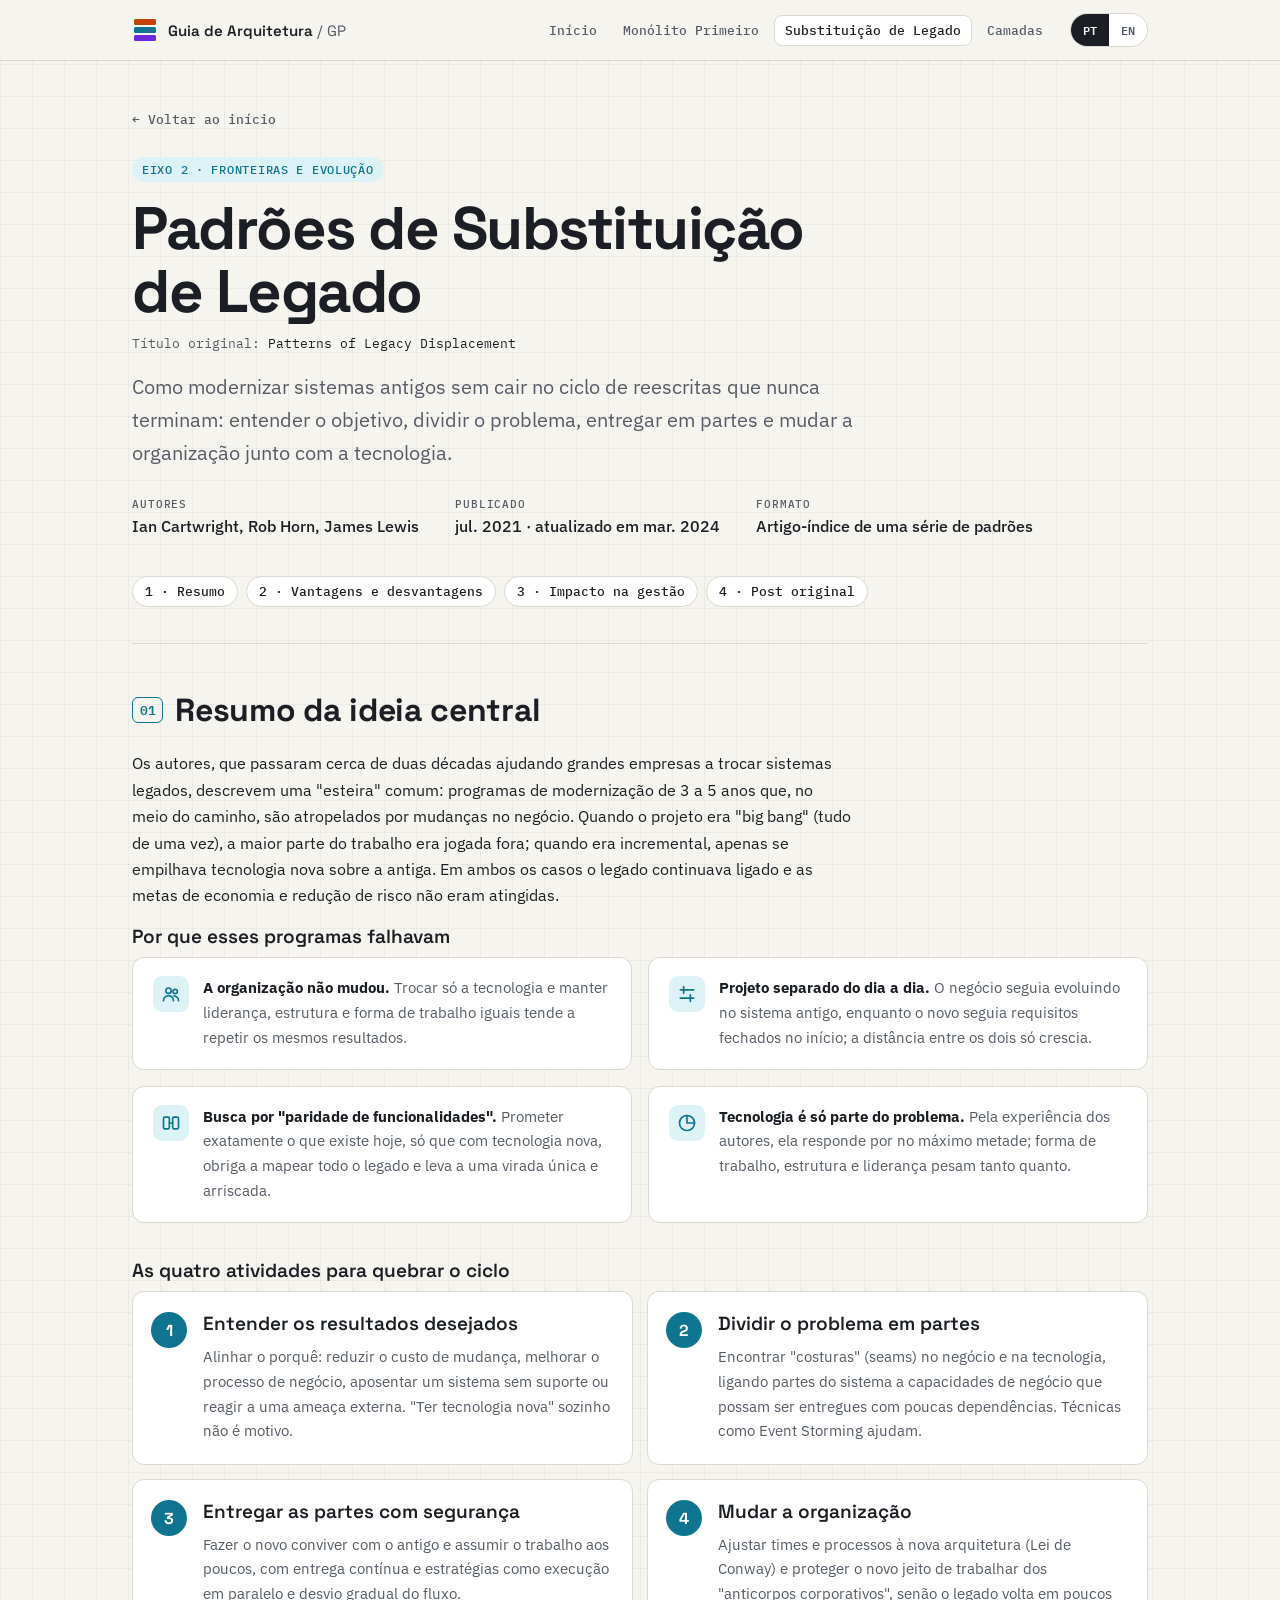
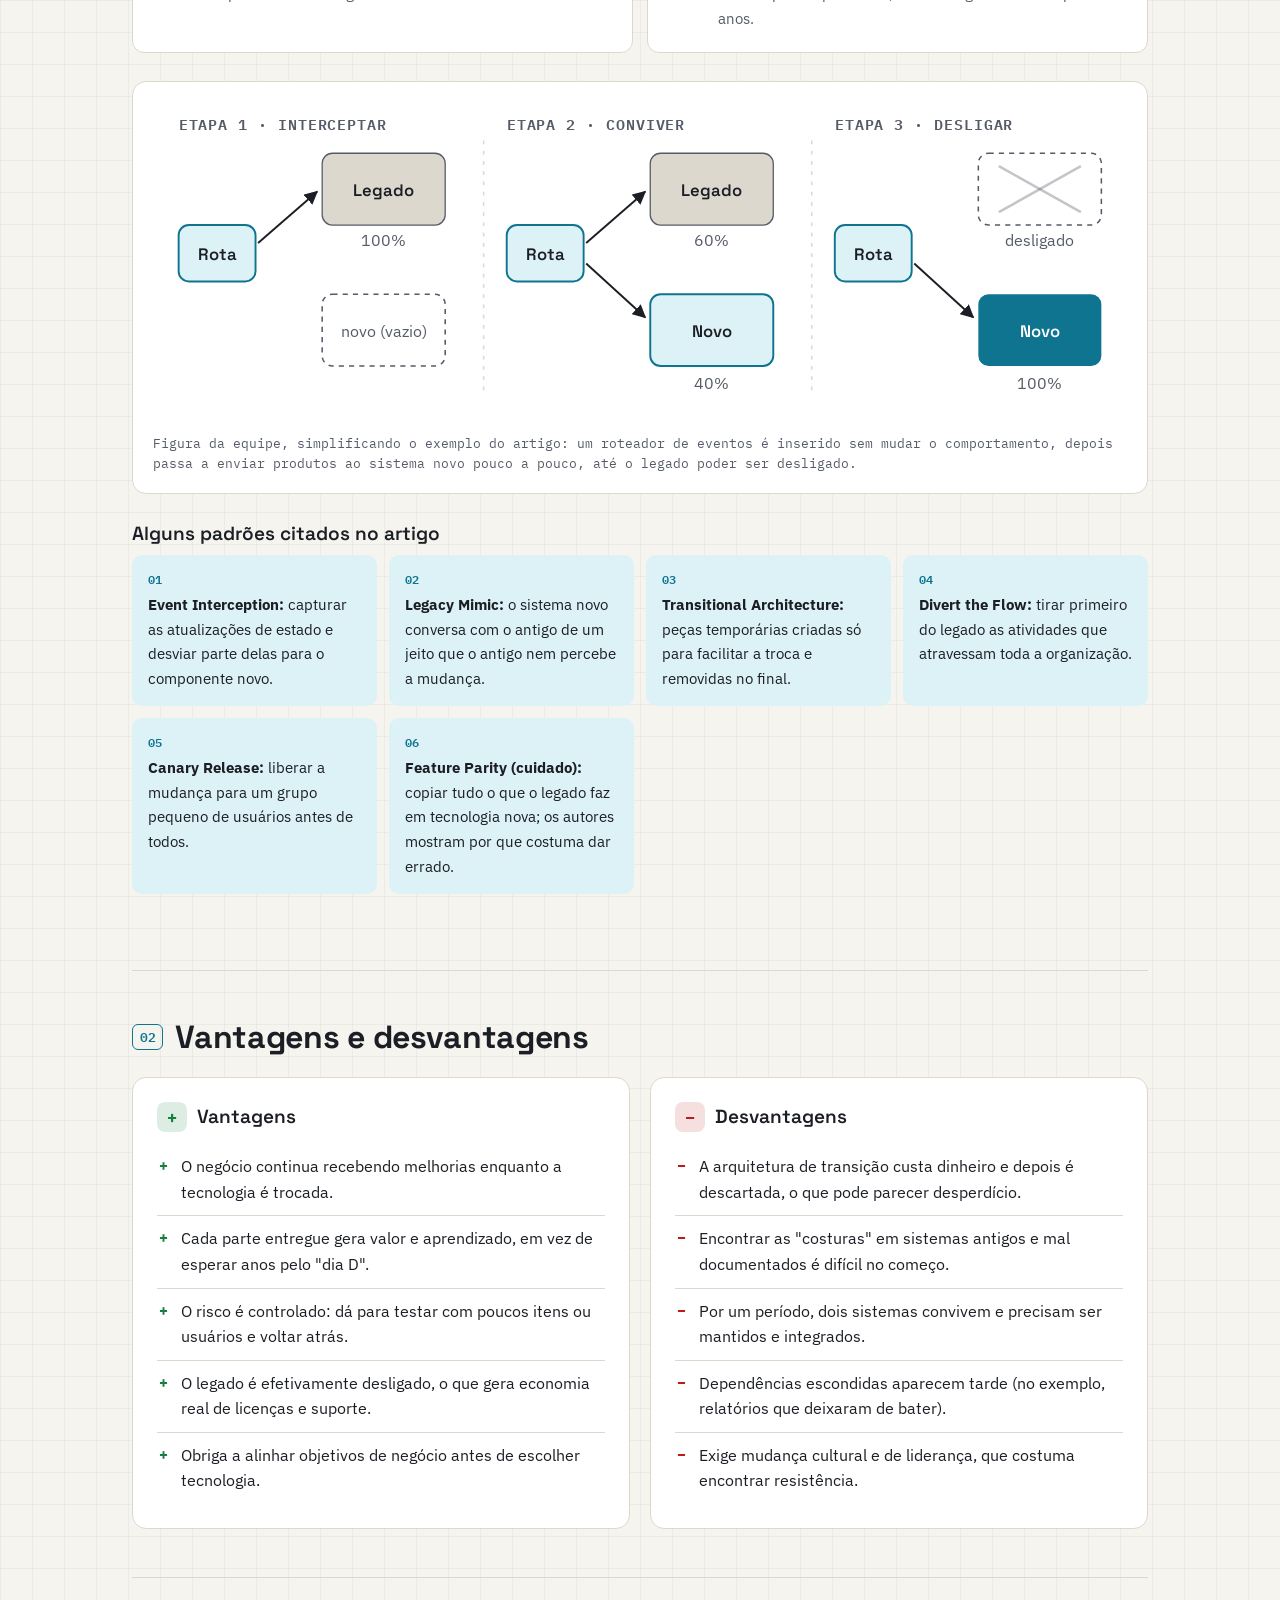
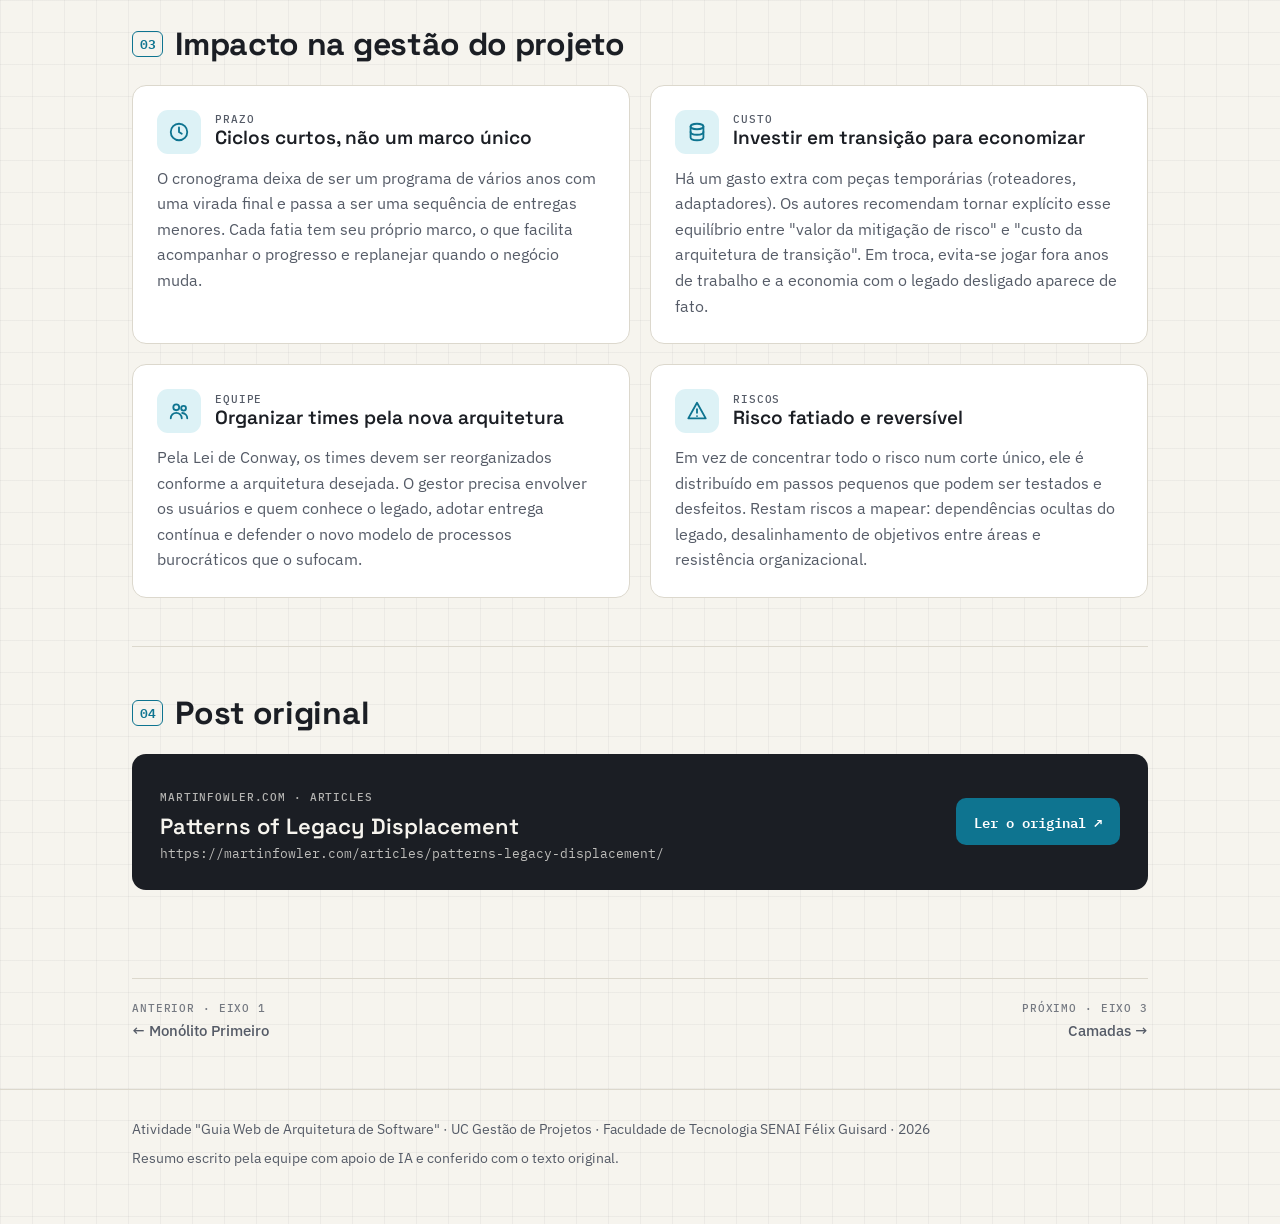
<file: legacy-displacement.html>
<!doctype html>
<html lang="pt-BR" data-ui="pt"
      data-title-pt="Substituição de Legado · Guia de Arquitetura"
      data-title-en="Patterns of Legacy Displacement · Architecture Guide">
<head>
  <meta charset="utf-8">
  <meta name="viewport" content="width=device-width, initial-scale=1">
  <title>Substituição de Legado · Guia de Arquitetura</title>
  <meta name="description" content="Patterns of Legacy Displacement: substituir sistemas legados de forma gradual e segura. Resumo, vantagens, desvantagens e impacto na gestão do projeto.">
  <link rel="preconnect" href="https://fonts.googleapis.com">
  <link rel="preconnect" href="https://fonts.gstatic.com" crossorigin>
  <link href="https://fonts.googleapis.com/css2?family=IBM+Plex+Mono:wght@400;500;600&family=IBM+Plex+Sans:wght@400;500;600&family=Space+Grotesk:wght@500;600;700&display=swap" rel="stylesheet">
  <link rel="stylesheet" href="css/style.css">
</head>
<body class="ax2">

<header class="topbar">
  <div class="wrap topbar-in">
    <a class="brand" href="index.html">
      <svg width="26" height="26" viewBox="0 0 26 26" aria-hidden="true">
        <rect x="2" y="2" width="22" height="6" rx="1.5" fill="#c2410c"/>
        <rect x="2" y="10" width="22" height="6" rx="1.5" fill="#0e7490"/>
        <rect x="2" y="18" width="22" height="6" rx="1.5" fill="#6d28d9"/>
      </svg>
      <span><span data-lang="pt">Guia de Arquitetura</span><span data-lang="en">Architecture Guide</span> <b>/ GP</b></span>
    </a>
    <nav class="nav" aria-label="Páginas" data-aria-pt="Páginas" data-aria-en="Pages">
      <a href="index.html"><span data-lang="pt">Início</span><span data-lang="en">Home</span></a>
      <a href="monolith-first.html"><span data-lang="pt">Monólito Primeiro</span><span data-lang="en">Monolith First</span></a>
      <a href="legacy-displacement.html" aria-current="page"><span data-lang="pt">Substituição de Legado</span><span data-lang="en">Legacy Displacement</span></a>
      <a href="layering.html"><span data-lang="pt">Camadas</span><span data-lang="en">Layering</span></a>
    </nav>
    <div class="lang" role="group" aria-label="Idioma / Language">
      <button type="button" data-set-lang="pt" aria-pressed="true">PT</button>
      <button type="button" data-set-lang="en" aria-pressed="false">EN</button>
    </div>
  </div>
</header>

<main class="wrap">
  <section class="post-hero">
    <a class="back" href="index.html"><span data-lang="pt">← Voltar ao início</span><span data-lang="en">← Back to home</span></a>
    <br>
    <span class="axis-tag"><span data-lang="pt">Eixo 2 · Fronteiras e evolução</span><span data-lang="en">Axis 2 · Boundaries &amp; evolution</span></span>
    <h1><span data-lang="pt">Padrões de Substituição de Legado</span><span data-lang="en">Patterns of Legacy Displacement</span></h1>
    <p class="orig-title"><span data-lang="pt">Título original: </span><span data-lang="en">Original title: </span><em>Patterns of Legacy Displacement</em></p>
    <p class="lead">
      <span data-lang="pt">Como modernizar sistemas antigos sem cair no ciclo de reescritas que nunca terminam: entender o objetivo, dividir o problema, entregar em partes e mudar a organização junto com a tecnologia.</span>
      <span data-lang="en">How to modernize old systems without falling into the cycle of never-ending rewrites: understand the goal, break up the problem, deliver in parts and change the organization alongside the technology.</span>
    </p>
    <dl class="meta">
      <div><dt><span data-lang="pt">Autores</span><span data-lang="en">Authors</span></dt><dd>Ian Cartwright, Rob Horn, James Lewis</dd></div>
      <div><dt><span data-lang="pt">Publicado</span><span data-lang="en">Published</span></dt><dd><span data-lang="pt">jul. 2021 · atualizado em mar. 2024</span><span data-lang="en">Jul 2021 · updated Mar 2024</span></dd></div>
      <div><dt><span data-lang="pt">Formato</span><span data-lang="en">Format</span></dt><dd><span data-lang="pt">Artigo-índice de uma série de padrões</span><span data-lang="en">Hub article for a pattern series</span></dd></div>
    </dl>
  </section>

  <nav class="toc" aria-label="Nesta página">
    <a href="#resumo"><span data-lang="pt">1 · Resumo</span><span data-lang="en">1 · Summary</span></a>
    <a href="#pros"><span data-lang="pt">2 · Vantagens e desvantagens</span><span data-lang="en">2 · Pros and cons</span></a>
    <a href="#gestao"><span data-lang="pt">3 · Impacto na gestão</span><span data-lang="en">3 · Management impact</span></a>
    <a href="#original"><span data-lang="pt">4 · Post original</span><span data-lang="en">4 · Original post</span></a>
  </nav>

  <!-- 1. RESUMO -->
  <section class="block" id="resumo">
    <h2><span class="num">01</span><span data-lang="pt">Resumo da ideia central</span><span data-lang="en">Summary of the central idea</span></h2>

    <p data-lang="pt">Os autores, que passaram cerca de duas décadas ajudando grandes empresas a trocar sistemas legados, descrevem uma "esteira" comum: programas de modernização de 3 a 5 anos que, no meio do caminho, são atropelados por mudanças no negócio. Quando o projeto era "big bang" (tudo de uma vez), a maior parte do trabalho era jogada fora; quando era incremental, apenas se empilhava tecnologia nova sobre a antiga. Em ambos os casos o legado continuava ligado e as metas de economia e redução de risco não eram atingidas.</p>
    <p data-lang="en">The authors, who spent about two decades helping large companies replace legacy systems, describe a common "treadmill": 3–5 year modernization programmes that get overtaken by business changes halfway through. With a "big bang" approach most of the work was thrown away; with incremental approaches, new technology was just stacked on top of the old. Either way the legacy stayed on and the cost-saving and risk-reduction goals went unmet.</p>

    <h3><span data-lang="pt">Por que esses programas falhavam</span><span data-lang="en">Why those programmes failed</span></h3>
    <div class="callouts">
      <div class="callout">
        <span class="ic"><svg width="20" height="20" viewBox="0 0 24 24" fill="none" stroke="currentColor" stroke-width="2" stroke-linecap="round" aria-hidden="true"><circle cx="9" cy="8" r="3.2"/><path d="M3 20c0-3.3 2.7-6 6-6s6 2.7 6 6"/><circle cx="17" cy="9" r="2.6"/><path d="M15.5 14.2c3 .2 5.5 2.6 5.5 5.8"/></svg></span>
        <p data-lang="pt"><strong>A organização não mudou.</strong> Trocar só a tecnologia e manter liderança, estrutura e forma de trabalho iguais tende a repetir os mesmos resultados.</p>
        <p data-lang="en"><strong>The organization didn't change.</strong> Swapping only technology while keeping leadership, structure and ways of working the same tends to repeat the same results.</p>
      </div>
      <div class="callout">
        <span class="ic"><svg width="20" height="20" viewBox="0 0 24 24" fill="none" stroke="currentColor" stroke-width="2" stroke-linecap="round" aria-hidden="true"><path d="M4 7h16M4 17h16"/><path d="M8 3v8M16 13v8"/></svg></span>
        <p data-lang="pt"><strong>Projeto separado do dia a dia.</strong> O negócio seguia evoluindo no sistema antigo, enquanto o novo seguia requisitos fechados no início; a distância entre os dois só crescia.</p>
        <p data-lang="en"><strong>Project detached from day-to-day work.</strong> The business kept evolving on the old system while the new one followed requirements frozen at the start; the gap only widened.</p>
      </div>
      <div class="callout">
        <span class="ic"><svg width="20" height="20" viewBox="0 0 24 24" fill="none" stroke="currentColor" stroke-width="2" stroke-linecap="round" aria-hidden="true"><rect x="3" y="5" width="7" height="14" rx="1.5"/><rect x="14" y="5" width="7" height="14" rx="1.5"/><path d="M10 12h4"/></svg></span>
        <p data-lang="pt"><strong>Busca por "paridade de funcionalidades".</strong> Prometer exatamente o que existe hoje, só que com tecnologia nova, obriga a mapear todo o legado e leva a uma virada única e arriscada.</p>
        <p data-lang="en"><strong>Chasing "feature parity".</strong> Promising exactly what exists today, just on new technology, forces mapping the whole legacy and leads to a single risky cut-over.</p>
      </div>
      <div class="callout">
        <span class="ic"><svg width="20" height="20" viewBox="0 0 24 24" fill="none" stroke="currentColor" stroke-width="2" stroke-linecap="round" aria-hidden="true"><circle cx="12" cy="12" r="9"/><path d="M12 3v9h9"/></svg></span>
        <p data-lang="pt"><strong>Tecnologia é só parte do problema.</strong> Pela experiência dos autores, ela responde por no máximo metade; forma de trabalho, estrutura e liderança pesam tanto quanto.</p>
        <p data-lang="en"><strong>Technology is only part of the problem.</strong> In the authors' experience it accounts for at most half; ways of working, structure and leadership matter just as much.</p>
      </div>
    </div>

    <h3 style="margin-top:36px"><span data-lang="pt">As quatro atividades para quebrar o ciclo</span><span data-lang="en">The four activities to break the cycle</span></h3>
    <ol class="steps">
      <li>
        <h3><span data-lang="pt">Entender os resultados desejados</span><span data-lang="en">Understand the desired outcomes</span></h3>
        <p data-lang="pt">Alinhar o porquê: reduzir o custo de mudança, melhorar o processo de negócio, aposentar um sistema sem suporte ou reagir a uma ameaça externa. "Ter tecnologia nova" sozinho não é motivo.</p>
        <p data-lang="en">Agree on the why: lower the cost of change, improve the business process, retire an unsupported system or respond to an external threat. "Having newer tech" alone is not a reason.</p>
      </li>
      <li>
        <h3><span data-lang="pt">Dividir o problema em partes</span><span data-lang="en">Break the problem into parts</span></h3>
        <p data-lang="pt">Encontrar "costuras" (seams) no negócio e na tecnologia, ligando partes do sistema a capacidades de negócio que possam ser entregues com poucas dependências. Técnicas como Event Storming ajudam.</p>
        <p data-lang="en">Find "seams" in the business and the technology, mapping system parts to business capabilities that can be delivered with few dependencies. Techniques like Event Storming help.</p>
      </li>
      <li>
        <h3><span data-lang="pt">Entregar as partes com segurança</span><span data-lang="en">Deliver the parts safely</span></h3>
        <p data-lang="pt">Fazer o novo conviver com o antigo e assumir o trabalho aos poucos, com entrega contínua e estratégias como execução em paralelo e desvio gradual do fluxo.</p>
        <p data-lang="en">Let the new coexist with the old and take over gradually, with continuous delivery and strategies such as parallel runs and gradual flow diversion.</p>
      </li>
      <li>
        <h3><span data-lang="pt">Mudar a organização</span><span data-lang="en">Change the organization</span></h3>
        <p data-lang="pt">Ajustar times e processos à nova arquitetura (Lei de Conway) e proteger o novo jeito de trabalhar dos "anticorpos corporativos", senão o legado volta em poucos anos.</p>
        <p data-lang="en">Fit teams and processes to the new architecture (Conway's Law) and protect the new way of working from "corporate antibodies", or the legacy comes back within a few years.</p>
      </li>
    </ol>

    <figure class="diagram" role="img" aria-label="Diagrama em três etapas: um roteador direciona o tráfego primeiro todo para o legado, depois parte para o sistema novo e, ao final, todo para o novo, quando o legado é desligado.">
      <div class="scroll">
        <svg viewBox="0 0 760 250" xmlns="http://www.w3.org/2000/svg">
          <defs>
            <marker id="ah2" viewBox="0 0 10 10" refX="9" refY="5" markerWidth="7" markerHeight="7" orient="auto-start-reverse">
              <path d="M0 0L10 5L0 10z" class="d-head"/>
            </marker>
          </defs>

          <!-- Etapa 1 -->
          <text x="20" y="22" class="d-label" data-lang="pt">ETAPA 1 · INTERCEPTAR</text>
          <text x="20" y="22" class="d-label" data-lang="en">STEP 1 · INTERCEPT</text>
          <rect x="20" y="96" width="60" height="44" rx="8" class="d-acc"/>
          <text x="50" y="123" text-anchor="middle" class="d-in" data-lang="pt">Rota</text>
          <text x="50" y="123" text-anchor="middle" class="d-in" data-lang="en">Router</text>
          <line x1="82" y1="110" x2="128" y2="70" class="d-line" marker-end="url(#ah2)"/>
          <rect x="132" y="40" width="96" height="56" rx="8" class="d-legacy"/>
          <text x="180" y="73" text-anchor="middle" class="d-in" data-lang="pt">Legado</text>
          <text x="180" y="73" text-anchor="middle" class="d-in" data-lang="en">Legacy</text>
          <text x="180" y="112" text-anchor="middle" class="d-small">100%</text>
          <rect x="132" y="150" width="96" height="56" rx="8" fill="none" class="d-outline" stroke-dasharray="4 4"/>
          <text x="180" y="183" text-anchor="middle" class="d-small" data-lang="pt">novo (vazio)</text>
          <text x="180" y="183" text-anchor="middle" class="d-small" data-lang="en">new (empty)</text>

          <line x1="258" y1="30" x2="258" y2="230" class="d-sep"/>

          <!-- Etapa 2 -->
          <text x="276" y="22" class="d-label" data-lang="pt">ETAPA 2 · CONVIVER</text>
          <text x="276" y="22" class="d-label" data-lang="en">STEP 2 · COEXIST</text>
          <rect x="276" y="96" width="60" height="44" rx="8" class="d-acc"/>
          <text x="306" y="123" text-anchor="middle" class="d-in" data-lang="pt">Rota</text>
          <text x="306" y="123" text-anchor="middle" class="d-in" data-lang="en">Router</text>
          <line x1="338" y1="110" x2="384" y2="70" class="d-line" marker-end="url(#ah2)"/>
          <line x1="338" y1="126" x2="384" y2="168" class="d-line" marker-end="url(#ah2)"/>
          <rect x="388" y="40" width="96" height="56" rx="8" class="d-legacy"/>
          <text x="436" y="73" text-anchor="middle" class="d-in" data-lang="pt">Legado</text>
          <text x="436" y="73" text-anchor="middle" class="d-in" data-lang="en">Legacy</text>
          <text x="436" y="112" text-anchor="middle" class="d-small">60%</text>
          <rect x="388" y="150" width="96" height="56" rx="8" class="d-acc"/>
          <text x="436" y="183" text-anchor="middle" class="d-in" data-lang="pt">Novo</text>
          <text x="436" y="183" text-anchor="middle" class="d-in" data-lang="en">New</text>
          <text x="436" y="224" text-anchor="middle" class="d-small">40%</text>

          <line x1="514" y1="30" x2="514" y2="230" class="d-sep"/>

          <!-- Etapa 3 -->
          <text x="532" y="22" class="d-label" data-lang="pt">ETAPA 3 · DESLIGAR</text>
          <text x="532" y="22" class="d-label" data-lang="en">STEP 3 · RETIRE</text>
          <rect x="532" y="96" width="60" height="44" rx="8" class="d-acc"/>
          <text x="562" y="123" text-anchor="middle" class="d-in" data-lang="pt">Rota</text>
          <text x="562" y="123" text-anchor="middle" class="d-in" data-lang="en">Router</text>
          <line x1="594" y1="126" x2="640" y2="168" class="d-line" marker-end="url(#ah2)"/>
          <rect x="644" y="40" width="96" height="56" rx="8" fill="none" class="d-outline" stroke-dasharray="4 4"/>
          <line x1="660" y1="50" x2="724" y2="86" class="d-hatchline"/>
          <line x1="724" y1="50" x2="660" y2="86" class="d-hatchline"/>
          <text x="692" y="112" text-anchor="middle" class="d-small" data-lang="pt">desligado</text>
          <text x="692" y="112" text-anchor="middle" class="d-small" data-lang="en">retired</text>
          <rect x="644" y="150" width="96" height="56" rx="8" class="d-accfill"/>
          <text x="692" y="183" text-anchor="middle" class="d-in" fill="#fff" style="fill:var(--surface)" data-lang="pt">Novo</text>
          <text x="692" y="183" text-anchor="middle" class="d-in" fill="#fff" style="fill:var(--surface)" data-lang="en">New</text>
          <text x="692" y="224" text-anchor="middle" class="d-small">100%</text>
        </svg>
      </div>
      <figcaption>
        <span data-lang="pt">Figura da equipe, simplificando o exemplo do artigo: um roteador de eventos é inserido sem mudar o comportamento, depois passa a enviar produtos ao sistema novo pouco a pouco, até o legado poder ser desligado.</span>
        <span data-lang="en">Team-made figure simplifying the article's example: an event router is inserted without changing behaviour, then gradually sends products to the new system until the legacy can be switched off.</span>
      </figcaption>
    </figure>

    <h3><span data-lang="pt">Alguns padrões citados no artigo</span><span data-lang="en">Some patterns cited in the article</span></h3>
    <ul class="chips">
      <li><span data-lang="pt"><strong>Event Interception:</strong> capturar as atualizações de estado e desviar parte delas para o componente novo.</span><span data-lang="en"><strong>Event Interception:</strong> capture state updates and route some of them to the new component.</span></li>
      <li><span data-lang="pt"><strong>Legacy Mimic:</strong> o sistema novo conversa com o antigo de um jeito que o antigo nem percebe a mudança.</span><span data-lang="en"><strong>Legacy Mimic:</strong> the new system talks to the old one so the old one doesn't notice any change.</span></li>
      <li><span data-lang="pt"><strong>Transitional Architecture:</strong> peças temporárias criadas só para facilitar a troca e removidas no final.</span><span data-lang="en"><strong>Transitional Architecture:</strong> temporary pieces built only to ease the swap and removed at the end.</span></li>
      <li><span data-lang="pt"><strong>Divert the Flow:</strong> tirar primeiro do legado as atividades que atravessam toda a organização.</span><span data-lang="en"><strong>Divert the Flow:</strong> first move organization-wide activities away from the legacy.</span></li>
      <li><span data-lang="pt"><strong>Canary Release:</strong> liberar a mudança para um grupo pequeno de usuários antes de todos.</span><span data-lang="en"><strong>Canary Release:</strong> roll out a change to a small group of users before everyone.</span></li>
      <li><span data-lang="pt"><strong>Feature Parity (cuidado):</strong> copiar tudo o que o legado faz em tecnologia nova; os autores mostram por que costuma dar errado.</span><span data-lang="en"><strong>Feature Parity (beware):</strong> copy everything the legacy does on new tech; the authors show why it usually goes wrong.</span></li>
    </ul>
  </section>

  <!-- 2. VANTAGENS E DESVANTAGENS -->
  <section class="block" id="pros">
    <h2><span class="num">02</span><span data-lang="pt">Vantagens e desvantagens</span><span data-lang="en">Pros and cons</span></h2>
    <div class="pc">
      <div class="pc-col pro">
        <h3><span class="badge">+</span><span data-lang="pt">Vantagens</span><span data-lang="en">Advantages</span></h3>
        <ul class="list">
          <li><span data-lang="pt">O negócio continua recebendo melhorias enquanto a tecnologia é trocada.</span><span data-lang="en">The business keeps getting improvements while the technology is replaced.</span></li>
          <li><span data-lang="pt">Cada parte entregue gera valor e aprendizado, em vez de esperar anos pelo "dia D".</span><span data-lang="en">Each delivered part brings value and learning instead of waiting years for "D-day".</span></li>
          <li><span data-lang="pt">O risco é controlado: dá para testar com poucos itens ou usuários e voltar atrás.</span><span data-lang="en">Risk is controlled: you can test with few items or users and roll back.</span></li>
          <li><span data-lang="pt">O legado é efetivamente desligado, o que gera economia real de licenças e suporte.</span><span data-lang="en">The legacy is actually switched off, delivering real savings on licences and support.</span></li>
          <li><span data-lang="pt">Obriga a alinhar objetivos de negócio antes de escolher tecnologia.</span><span data-lang="en">Forces business goals to be aligned before choosing technology.</span></li>
        </ul>
      </div>
      <div class="pc-col con">
        <h3><span class="badge">−</span><span data-lang="pt">Desvantagens</span><span data-lang="en">Disadvantages</span></h3>
        <ul class="list">
          <li><span data-lang="pt">A arquitetura de transição custa dinheiro e depois é descartada, o que pode parecer desperdício.</span><span data-lang="en">Transitional architecture costs money and is later discarded, which may look like waste.</span></li>
          <li><span data-lang="pt">Encontrar as "costuras" em sistemas antigos e mal documentados é difícil no começo.</span><span data-lang="en">Finding "seams" in old, poorly documented systems is hard at first.</span></li>
          <li><span data-lang="pt">Por um período, dois sistemas convivem e precisam ser mantidos e integrados.</span><span data-lang="en">For a while two systems coexist and must be maintained and integrated.</span></li>
          <li><span data-lang="pt">Dependências escondidas aparecem tarde (no exemplo, relatórios que deixaram de bater).</span><span data-lang="en">Hidden dependencies show up late (in the example, reports that stopped matching).</span></li>
          <li><span data-lang="pt">Exige mudança cultural e de liderança, que costuma encontrar resistência.</span><span data-lang="en">Requires cultural and leadership change, which usually meets resistance.</span></li>
        </ul>
      </div>
    </div>
  </section>

  <!-- 3. IMPACTO NA GESTÃO -->
  <section class="block" id="gestao">
    <h2><span class="num">03</span><span data-lang="pt">Impacto na gestão do projeto</span><span data-lang="en">Impact on project management</span></h2>
    <div class="impact">
      <article class="imp">
        <header>
          <span class="ic"><svg width="22" height="22" viewBox="0 0 24 24" fill="none" stroke="currentColor" stroke-width="2" stroke-linecap="round" aria-hidden="true"><circle cx="12" cy="12" r="9"/><path d="M12 7v5l3 2"/></svg></span>
          <div><span class="tag"><span data-lang="pt">Prazo</span><span data-lang="en">Schedule</span></span><h3><span data-lang="pt">Ciclos curtos, não um marco único</span><span data-lang="en">Short cycles, not a single milestone</span></h3></div>
        </header>
        <p data-lang="pt">O cronograma deixa de ser um programa de vários anos com uma virada final e passa a ser uma sequência de entregas menores. Cada fatia tem seu próprio marco, o que facilita acompanhar o progresso e replanejar quando o negócio muda.</p>
        <p data-lang="en">The schedule stops being a multi-year programme with one final cut-over and becomes a sequence of smaller deliveries. Each slice has its own milestone, making progress easier to track and replanning easier when the business changes.</p>
      </article>
      <article class="imp">
        <header>
          <span class="ic"><svg width="22" height="22" viewBox="0 0 24 24" fill="none" stroke="currentColor" stroke-width="2" stroke-linecap="round" aria-hidden="true"><ellipse cx="12" cy="6" rx="7" ry="3"/><path d="M5 6v6c0 1.7 3.1 3 7 3s7-1.3 7-3V6"/><path d="M5 12v6c0 1.7 3.1 3 7 3s7-1.3 7-3v-6"/></svg></span>
          <div><span class="tag"><span data-lang="pt">Custo</span><span data-lang="en">Cost</span></span><h3><span data-lang="pt">Investir em transição para economizar</span><span data-lang="en">Invest in transition to save</span></h3></div>
        </header>
        <p data-lang="pt">Há um gasto extra com peças temporárias (roteadores, adaptadores). Os autores recomendam tornar explícito esse equilíbrio entre "valor da mitigação de risco" e "custo da arquitetura de transição". Em troca, evita-se jogar fora anos de trabalho e a economia com o legado desligado aparece de fato.</p>
        <p data-lang="en">There is extra spending on temporary pieces (routers, adapters). The authors recommend making the trade-off between "value of risk mitigation" and "cost of transitional architecture" explicit. In return, years of work aren't thrown away and the savings from retiring the legacy really materialize.</p>
      </article>
      <article class="imp">
        <header>
          <span class="ic"><svg width="22" height="22" viewBox="0 0 24 24" fill="none" stroke="currentColor" stroke-width="2" stroke-linecap="round" aria-hidden="true"><circle cx="9" cy="8" r="3.2"/><path d="M3 20c0-3.3 2.7-6 6-6s6 2.7 6 6"/><circle cx="17" cy="9" r="2.6"/><path d="M15.5 14.2c3 .2 5.5 2.6 5.5 5.8"/></svg></span>
          <div><span class="tag"><span data-lang="pt">Equipe</span><span data-lang="en">Team</span></span><h3><span data-lang="pt">Organizar times pela nova arquitetura</span><span data-lang="en">Organize teams around the new architecture</span></h3></div>
        </header>
        <p data-lang="pt">Pela Lei de Conway, os times devem ser reorganizados conforme a arquitetura desejada. O gestor precisa envolver os usuários e quem conhece o legado, adotar entrega contínua e defender o novo modelo de processos burocráticos que o sufocam.</p>
        <p data-lang="en">Under Conway's Law, teams should be reorganized to match the target architecture. The manager must involve users and legacy experts, adopt continuous delivery and shield the new model from bureaucratic processes that would smother it.</p>
      </article>
      <article class="imp">
        <header>
          <span class="ic"><svg width="22" height="22" viewBox="0 0 24 24" fill="none" stroke="currentColor" stroke-width="2" stroke-linecap="round" stroke-linejoin="round" aria-hidden="true"><path d="M12 3l9.5 17h-19z"/><path d="M12 10v4"/><path d="M12 17.5v.01"/></svg></span>
          <div><span class="tag"><span data-lang="pt">Riscos</span><span data-lang="en">Risks</span></span><h3><span data-lang="pt">Risco fatiado e reversível</span><span data-lang="en">Sliced, reversible risk</span></h3></div>
        </header>
        <p data-lang="pt">Em vez de concentrar todo o risco num corte único, ele é distribuído em passos pequenos que podem ser testados e desfeitos. Restam riscos a mapear: dependências ocultas do legado, desalinhamento de objetivos entre áreas e resistência organizacional.</p>
        <p data-lang="en">Instead of concentrating all risk in one cut-over, it's spread across small steps that can be tested and undone. Remaining risks to map: hidden legacy dependencies, misaligned goals between departments and organizational resistance.</p>
      </article>
    </div>
  </section>

  <!-- 4. POST ORIGINAL -->
  <section class="block" id="original">
    <h2><span class="num">04</span><span data-lang="pt">Post original</span><span data-lang="en">Original post</span></h2>
    <div class="source">
      <div>
        <span class="k">martinfowler.com · articles</span>
        <h3>Patterns of Legacy Displacement</h3>
        <p class="url">https://martinfowler.com/articles/patterns-legacy-displacement/</p>
      </div>
      <a class="btn" href="https://martinfowler.com/articles/patterns-legacy-displacement/" target="_blank" rel="noopener"><span data-lang="pt">Ler o original</span><span data-lang="en">Read the original</span> ↗</a>
    </div>
  </section>

  <nav class="pager" aria-label="Navegação entre páginas">
    <a href="monolith-first.html">
      <span class="dir"><span data-lang="pt">Anterior · Eixo 1</span><span data-lang="en">Previous · Axis 1</span></span>
      <span class="t">← <span data-lang="pt">Monólito Primeiro</span><span data-lang="en">Monolith First</span></span>
    </a>
    <a class="next" href="layering.html">
      <span class="dir"><span data-lang="pt">Próximo · Eixo 3</span><span data-lang="en">Next · Axis 3</span></span>
      <span class="t"><span data-lang="pt">Camadas</span><span data-lang="en">Layering</span> →</span>
    </a>
  </nav>
</main>

<footer class="footer">
  <div class="wrap">
    <p><span data-lang="pt">Atividade "Guia Web de Arquitetura de Software" · UC Gestão de Projetos · Faculdade de Tecnologia SENAI Félix Guisard · 2026</span><span data-lang="en">"Software Architecture Web Guide" assignment · Project Management course · SENAI Félix Guisard College of Technology · 2026</span></p>
    <p><span data-lang="pt">Resumo escrito pela equipe com apoio de IA e conferido com o texto original.</span><span data-lang="en">Summary written by the team with AI assistance and checked against the original text.</span></p>
  </div>
</footer>

<script src="js/script.js"></script>
</body>
</html>
</file>
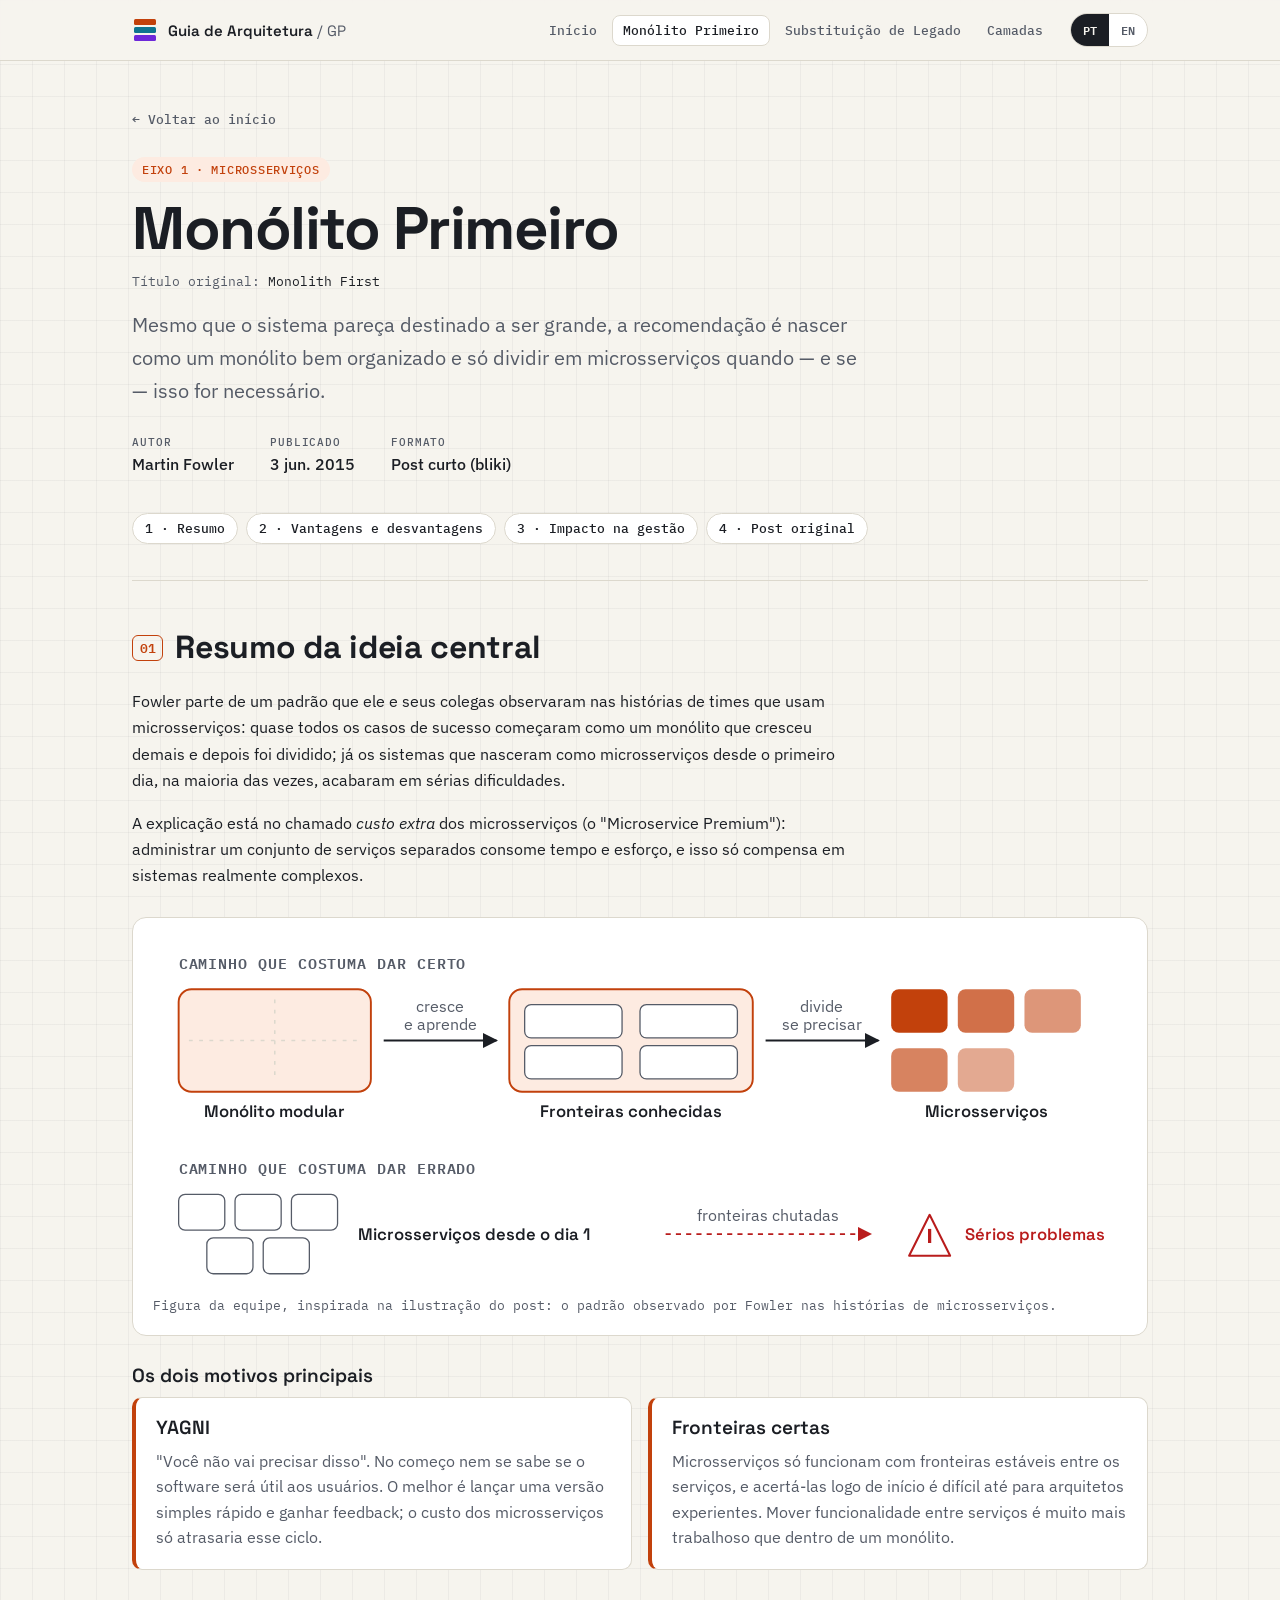
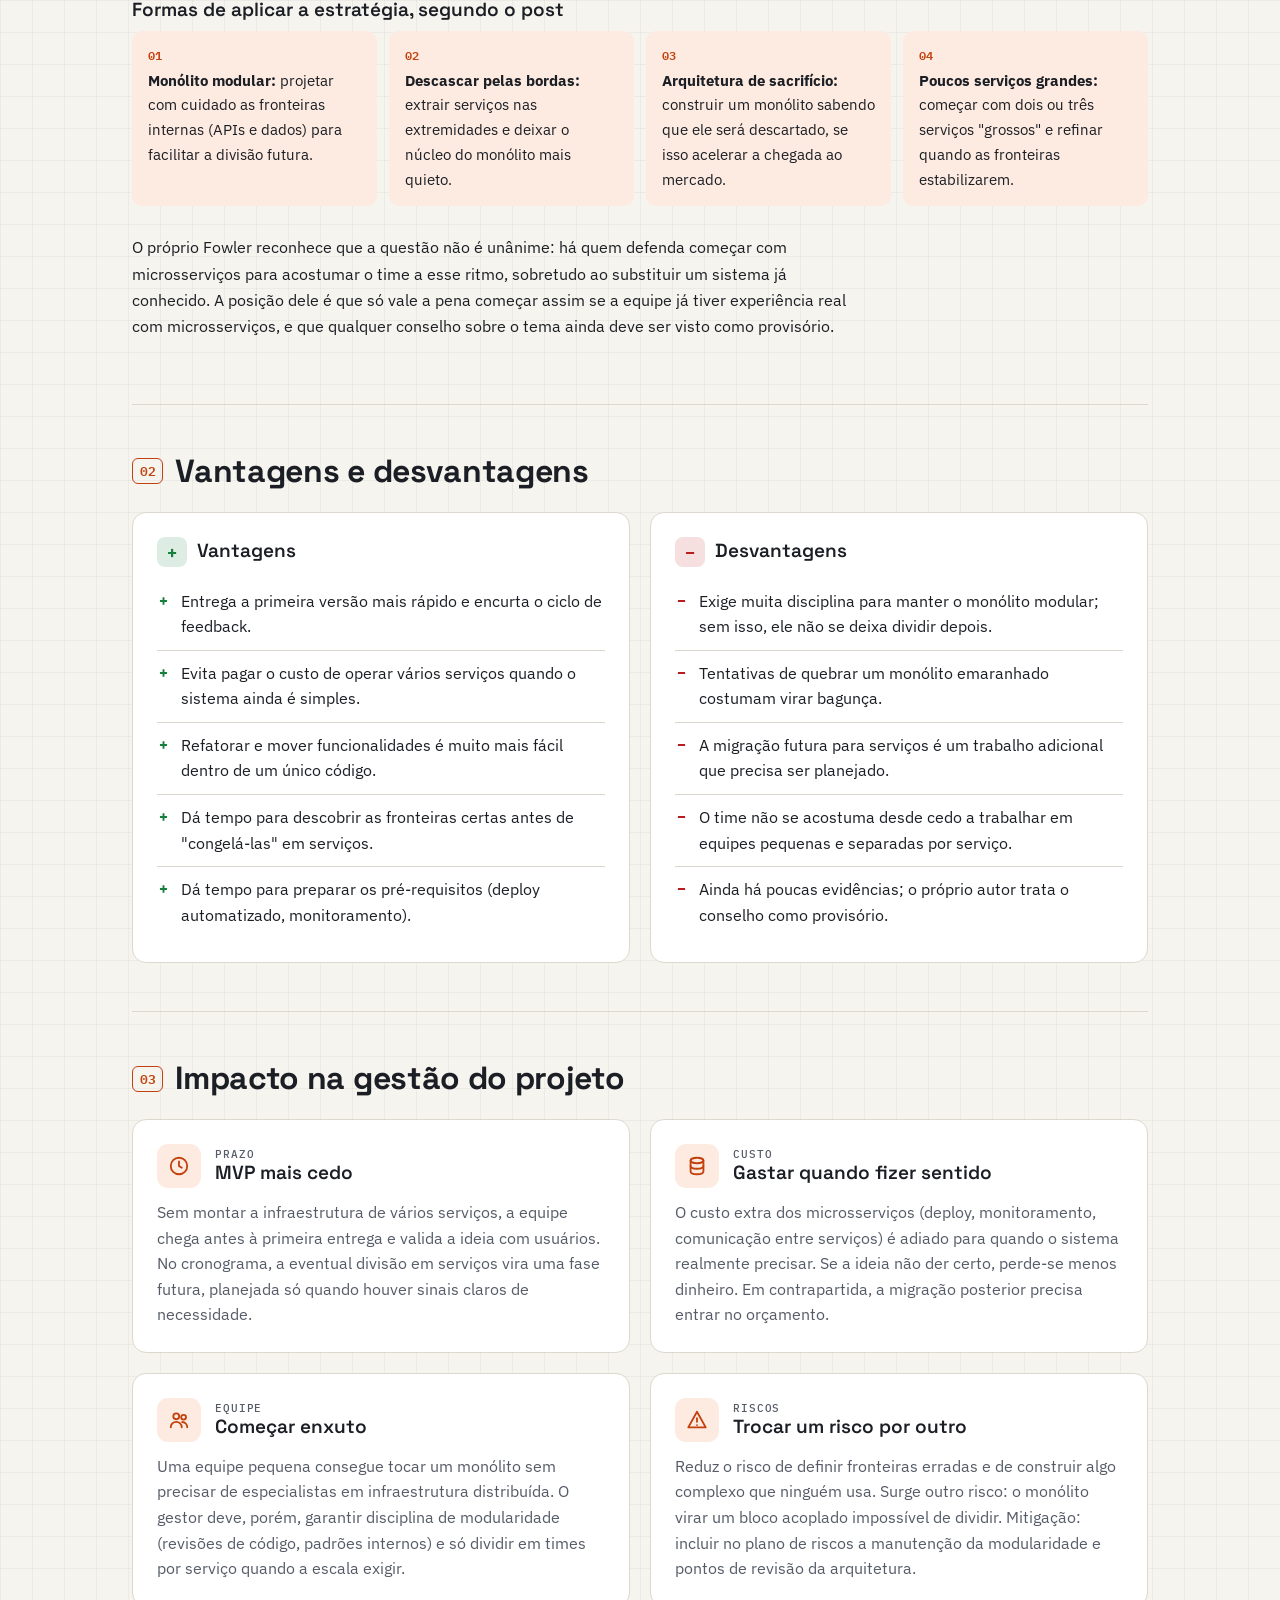
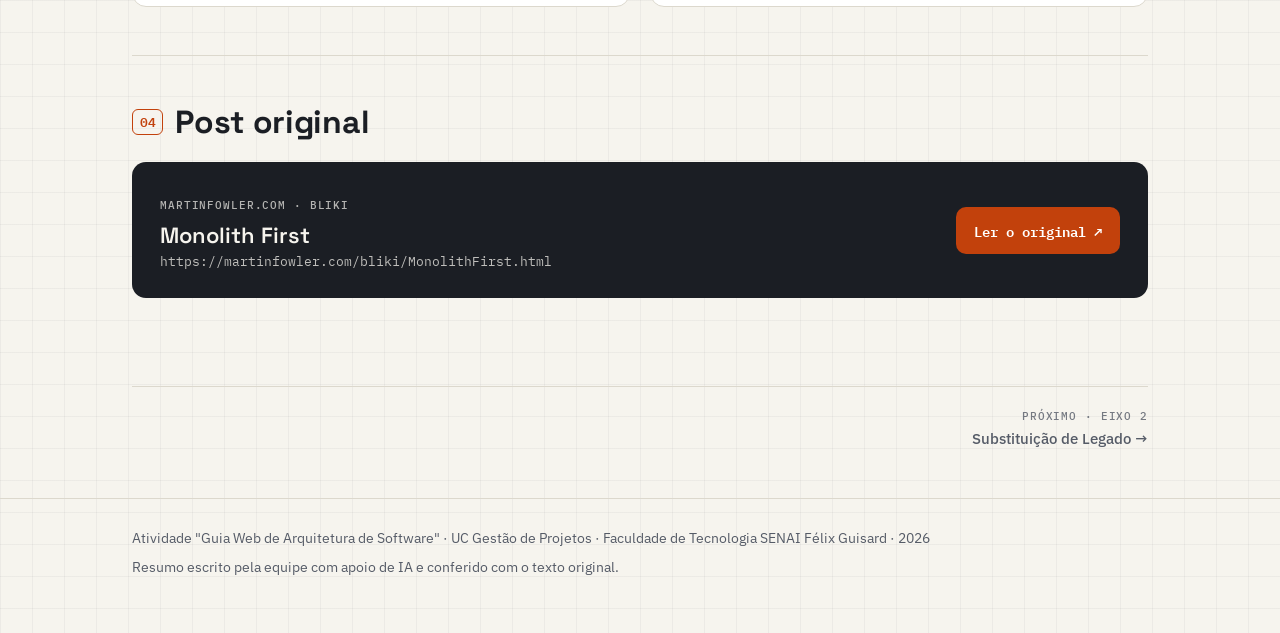
<file: monolith-first.html>
<!doctype html>
<html lang="pt-BR" data-ui="pt"
      data-title-pt="Monólito Primeiro · Guia de Arquitetura"
      data-title-en="Monolith First · Architecture Guide">
<head>
  <meta charset="utf-8">
  <meta name="viewport" content="width=device-width, initial-scale=1">
  <title>Monólito Primeiro · Guia de Arquitetura</title>
  <meta name="description" content="Monolith First: começar com um monólito e só depois dividir em microsserviços. Resumo, vantagens, desvantagens e impacto na gestão do projeto.">
  <link rel="preconnect" href="https://fonts.googleapis.com">
  <link rel="preconnect" href="https://fonts.gstatic.com" crossorigin>
  <link href="https://fonts.googleapis.com/css2?family=IBM+Plex+Mono:wght@400;500;600&family=IBM+Plex+Sans:wght@400;500;600&family=Space+Grotesk:wght@500;600;700&display=swap" rel="stylesheet">
  <link rel="stylesheet" href="css/style.css">
</head>
<body class="ax1">

<header class="topbar">
  <div class="wrap topbar-in">
    <a class="brand" href="index.html">
      <svg width="26" height="26" viewBox="0 0 26 26" aria-hidden="true">
        <rect x="2" y="2" width="22" height="6" rx="1.5" fill="#c2410c"/>
        <rect x="2" y="10" width="22" height="6" rx="1.5" fill="#0e7490"/>
        <rect x="2" y="18" width="22" height="6" rx="1.5" fill="#6d28d9"/>
      </svg>
      <span><span data-lang="pt">Guia de Arquitetura</span><span data-lang="en">Architecture Guide</span> <b>/ GP</b></span>
    </a>
    <nav class="nav" aria-label="Páginas" data-aria-pt="Páginas" data-aria-en="Pages">
      <a href="index.html"><span data-lang="pt">Início</span><span data-lang="en">Home</span></a>
      <a href="monolith-first.html" aria-current="page"><span data-lang="pt">Monólito Primeiro</span><span data-lang="en">Monolith First</span></a>
      <a href="legacy-displacement.html"><span data-lang="pt">Substituição de Legado</span><span data-lang="en">Legacy Displacement</span></a>
      <a href="layering.html"><span data-lang="pt">Camadas</span><span data-lang="en">Layering</span></a>
    </nav>
    <div class="lang" role="group" aria-label="Idioma / Language">
      <button type="button" data-set-lang="pt" aria-pressed="true">PT</button>
      <button type="button" data-set-lang="en" aria-pressed="false">EN</button>
    </div>
  </div>
</header>

<main class="wrap">
  <section class="post-hero">
    <a class="back" href="index.html"><span data-lang="pt">← Voltar ao início</span><span data-lang="en">← Back to home</span></a>
    <br>
    <span class="axis-tag"><span data-lang="pt">Eixo 1 · Microsserviços</span><span data-lang="en">Axis 1 · Microservices</span></span>
    <h1><span data-lang="pt">Monólito Primeiro</span><span data-lang="en">Monolith First</span></h1>
    <p class="orig-title"><span data-lang="pt">Título original: </span><span data-lang="en">Original title: </span><em>Monolith First</em></p>
    <p class="lead">
      <span data-lang="pt">Mesmo que o sistema pareça destinado a ser grande, a recomendação é nascer como um monólito bem organizado e só dividir em microsserviços quando — e se — isso for necessário.</span>
      <span data-lang="en">Even if a system looks destined to be large, the advice is to start as a well-organized monolith and split into microservices only when, and if, it becomes necessary.</span>
    </p>
    <dl class="meta">
      <div><dt><span data-lang="pt">Autor</span><span data-lang="en">Author</span></dt><dd>Martin Fowler</dd></div>
      <div><dt><span data-lang="pt">Publicado</span><span data-lang="en">Published</span></dt><dd><span data-lang="pt">3 jun. 2015</span><span data-lang="en">3 Jun 2015</span></dd></div>
      <div><dt><span data-lang="pt">Formato</span><span data-lang="en">Format</span></dt><dd><span data-lang="pt">Post curto (bliki)</span><span data-lang="en">Short post (bliki)</span></dd></div>
    </dl>
  </section>

  <nav class="toc" aria-label="Nesta página">
    <a href="#resumo"><span data-lang="pt">1 · Resumo</span><span data-lang="en">1 · Summary</span></a>
    <a href="#pros"><span data-lang="pt">2 · Vantagens e desvantagens</span><span data-lang="en">2 · Pros and cons</span></a>
    <a href="#gestao"><span data-lang="pt">3 · Impacto na gestão</span><span data-lang="en">3 · Management impact</span></a>
    <a href="#original"><span data-lang="pt">4 · Post original</span><span data-lang="en">4 · Original post</span></a>
  </nav>

  <!-- 1. RESUMO -->
  <section class="block" id="resumo">
    <h2><span class="num">01</span><span data-lang="pt">Resumo da ideia central</span><span data-lang="en">Summary of the central idea</span></h2>

    <p data-lang="pt">Fowler parte de um padrão que ele e seus colegas observaram nas histórias de times que usam microsserviços: quase todos os casos de sucesso começaram como um monólito que cresceu demais e depois foi dividido; já os sistemas que nasceram como microsserviços desde o primeiro dia, na maioria das vezes, acabaram em sérias dificuldades.</p>
    <p data-lang="en">Fowler starts from a pattern he and his colleagues noticed in stories from teams using microservices: almost every success started as a monolith that grew too big and was then split up, while systems built as microservices from day one mostly ended up in serious trouble.</p>

    <p data-lang="pt">A explicação está no chamado <em>custo extra</em> dos microsserviços (o "Microservice Premium"): administrar um conjunto de serviços separados consome tempo e esforço, e isso só compensa em sistemas realmente complexos.</p>
    <p data-lang="en">The explanation lies in the so-called <em>Microservice Premium</em>: managing a suite of separate services costs time and effort, and that only pays off for genuinely complex systems.</p>

    <figure class="diagram" role="img" aria-label="Diagrama: o caminho que costuma dar certo começa com um monólito que depois é dividido; o caminho que costuma dar errado começa direto com microsserviços.">
      <div class="scroll">
        <svg viewBox="0 0 760 270" xmlns="http://www.w3.org/2000/svg">
          <defs>
            <marker id="ah" viewBox="0 0 10 10" refX="9" refY="5" markerWidth="8" markerHeight="8" orient="auto-start-reverse">
              <path d="M0 0L10 5L0 10z" class="d-head"/>
            </marker>
            <marker id="ahb" viewBox="0 0 10 10" refX="9" refY="5" markerWidth="8" markerHeight="8" orient="auto-start-reverse">
              <path d="M0 0L10 5L0 10z" class="d-head-bad"/>
            </marker>
          </defs>

          <!-- Caminho 1: monólito primeiro -->
          <text x="20" y="24" class="d-label" data-lang="pt">CAMINHO QUE COSTUMA DAR CERTO</text>
          <text x="20" y="24" class="d-label" data-lang="en">THE PATH THAT USUALLY WORKS</text>

          <rect x="20" y="40" width="150" height="80" rx="10" class="d-acc"/>
          <line x1="95" y1="48" x2="95" y2="112" class="d-sep"/>
          <line x1="28" y1="80" x2="162" y2="80" class="d-sep"/>
          <text x="95" y="140" text-anchor="middle" class="d-in" data-lang="pt">Monólito modular</text>
          <text x="95" y="140" text-anchor="middle" class="d-in" data-lang="en">Modular monolith</text>

          <line x1="180" y1="80" x2="268" y2="80" class="d-line" marker-end="url(#ah)"/>
          <text x="224" y="58" text-anchor="middle" class="d-small" data-lang="pt"><tspan x="224">cresce</tspan><tspan x="224" dy="14">e aprende</tspan></text>
          <text x="224" y="58" text-anchor="middle" class="d-small" data-lang="en"><tspan x="224">grows</tspan><tspan x="224" dy="14">and learns</tspan></text>

          <rect x="278" y="40" width="190" height="80" rx="10" class="d-acc"/>
          <rect x="290" y="52" width="76" height="26" rx="5" class="d-mod"/>
          <rect x="380" y="52" width="76" height="26" rx="5" class="d-mod"/>
          <rect x="290" y="84" width="76" height="26" rx="5" class="d-mod"/>
          <rect x="380" y="84" width="76" height="26" rx="5" class="d-mod"/>
          <text x="373" y="140" text-anchor="middle" class="d-in" data-lang="pt">Fronteiras conhecidas</text>
          <text x="373" y="140" text-anchor="middle" class="d-in" data-lang="en">Known boundaries</text>

          <line x1="478" y1="80" x2="566" y2="80" class="d-line" marker-end="url(#ah)"/>
          <text x="522" y="58" text-anchor="middle" class="d-small" data-lang="pt"><tspan x="522">divide</tspan><tspan x="522" dy="14">se precisar</tspan></text>
          <text x="522" y="58" text-anchor="middle" class="d-small" data-lang="en"><tspan x="522">split</tspan><tspan x="522" dy="14">if needed</tspan></text>

          <rect x="576" y="40" width="44" height="34" rx="6" class="d-accfill"/>
          <rect x="628" y="40" width="44" height="34" rx="6" class="d-accfill" opacity=".75"/>
          <rect x="680" y="40" width="44" height="34" rx="6" class="d-accfill" opacity=".55"/>
          <rect x="576" y="86" width="44" height="34" rx="6" class="d-accfill" opacity=".65"/>
          <rect x="628" y="86" width="44" height="34" rx="6" class="d-accfill" opacity=".45"/>
          <text x="650" y="140" text-anchor="middle" class="d-in" data-lang="pt">Microsserviços</text>
          <text x="650" y="140" text-anchor="middle" class="d-in" data-lang="en">Microservices</text>

          <!-- Caminho 2: microsserviços desde o início -->
          <text x="20" y="184" class="d-label" data-lang="pt">CAMINHO QUE COSTUMA DAR ERRADO</text>
          <text x="20" y="184" class="d-label" data-lang="en">THE PATH THAT USUALLY FAILS</text>

          <rect x="20" y="200" width="36" height="28" rx="5" class="d-mod"/>
          <rect x="64" y="200" width="36" height="28" rx="5" class="d-mod"/>
          <rect x="108" y="200" width="36" height="28" rx="5" class="d-mod"/>
          <rect x="42" y="234" width="36" height="28" rx="5" class="d-mod"/>
          <rect x="86" y="234" width="36" height="28" rx="5" class="d-mod"/>
          <text x="160" y="236" class="d-in" data-lang="pt">Microsserviços desde o dia 1</text>
          <text x="160" y="236" class="d-in" data-lang="en">Microservices from day 1</text>

          <line x1="400" y1="231" x2="560" y2="231" class="d-dash" marker-end="url(#ahb)"/>
          <text x="480" y="221" text-anchor="middle" class="d-small" data-lang="pt">fronteiras chutadas</text>
          <text x="480" y="221" text-anchor="middle" class="d-small" data-lang="en">guessed boundaries</text>

          <path d="M590 248 L606 216 L622 248 Z" class="d-warn"/>
          <line x1="606" y1="227" x2="606" y2="238" class="d-badline"/>
          <text x="634" y="236" class="d-in d-bad" data-lang="pt">Sérios problemas</text>
          <text x="634" y="236" class="d-in d-bad" data-lang="en">Serious trouble</text>
        </svg>
      </div>
      <figcaption>
        <span data-lang="pt">Figura da equipe, inspirada na ilustração do post: o padrão observado por Fowler nas histórias de microsserviços.</span>
        <span data-lang="en">Team-made figure inspired by the post's illustration: the pattern Fowler observed in microservice stories.</span>
      </figcaption>
    </figure>

    <h3><span data-lang="pt">Os dois motivos principais</span><span data-lang="en">The two main reasons</span></h3>
    <div class="points">
      <div class="point">
        <h3>YAGNI</h3>
        <p data-lang="pt">"Você não vai precisar disso". No começo nem se sabe se o software será útil aos usuários. O melhor é lançar uma versão simples rápido e ganhar feedback; o custo dos microsserviços só atrasaria esse ciclo.</p>
        <p data-lang="en">"You aren't gonna need it." At the start you don't even know if the software will be useful. It's better to ship a simple version fast and get feedback; the microservice premium would only slow that cycle.</p>
      </div>
      <div class="point">
        <h3><span data-lang="pt">Fronteiras certas</span><span data-lang="en">Right boundaries</span></h3>
        <p data-lang="pt">Microsserviços só funcionam com fronteiras estáveis entre os serviços, e acertá-las logo de início é difícil até para arquitetos experientes. Mover funcionalidade entre serviços é muito mais trabalhoso que dentro de um monólito.</p>
        <p data-lang="en">Microservices only work with stable boundaries between services, and getting them right up front is hard even for experienced architects. Moving functionality between services is far harder than inside a monolith.</p>
      </div>
    </div>

    <h3><span data-lang="pt">Formas de aplicar a estratégia, segundo o post</span><span data-lang="en">Ways to apply the strategy, according to the post</span></h3>
    <ul class="chips">
      <li><span data-lang="pt"><strong>Monólito modular:</strong> projetar com cuidado as fronteiras internas (APIs e dados) para facilitar a divisão futura.</span><span data-lang="en"><strong>Modular monolith:</strong> carefully design internal boundaries (APIs and data) to ease a future split.</span></li>
      <li><span data-lang="pt"><strong>Descascar pelas bordas:</strong> extrair serviços nas extremidades e deixar o núcleo do monólito mais quieto.</span><span data-lang="en"><strong>Peel off at the edges:</strong> extract services at the edges and leave the monolith core quieter.</span></li>
      <li><span data-lang="pt"><strong>Arquitetura de sacrifício:</strong> construir um monólito sabendo que ele será descartado, se isso acelerar a chegada ao mercado.</span><span data-lang="en"><strong>Sacrificial architecture:</strong> build a monolith knowing it will be thrown away, if that speeds up time to market.</span></li>
      <li><span data-lang="pt"><strong>Poucos serviços grandes:</strong> começar com dois ou três serviços "grossos" e refinar quando as fronteiras estabilizarem.</span><span data-lang="en"><strong>A few coarse services:</strong> start with two or three coarse-grained services and refine once boundaries settle.</span></li>
    </ul>

    <p data-lang="pt">O próprio Fowler reconhece que a questão não é unânime: há quem defenda começar com microsserviços para acostumar o time a esse ritmo, sobretudo ao substituir um sistema já conhecido. A posição dele é que só vale a pena começar assim se a equipe já tiver experiência real com microsserviços, e que qualquer conselho sobre o tema ainda deve ser visto como provisório.</p>
    <p data-lang="en">Fowler admits the question isn't unanimous: some argue for starting with microservices to get the team used to that rhythm, especially when replacing a well-known system. His position is that starting this way is only worthwhile if the team already has real microservices experience, and that any advice on the topic should still be seen as tentative.</p>
  </section>

  <!-- 2. VANTAGENS E DESVANTAGENS -->
  <section class="block" id="pros">
    <h2><span class="num">02</span><span data-lang="pt">Vantagens e desvantagens</span><span data-lang="en">Pros and cons</span></h2>
    <div class="pc">
      <div class="pc-col pro">
        <h3><span class="badge">+</span><span data-lang="pt">Vantagens</span><span data-lang="en">Advantages</span></h3>
        <ul class="list">
          <li><span data-lang="pt">Entrega a primeira versão mais rápido e encurta o ciclo de feedback.</span><span data-lang="en">Ships the first version faster and shortens the feedback cycle.</span></li>
          <li><span data-lang="pt">Evita pagar o custo de operar vários serviços quando o sistema ainda é simples.</span><span data-lang="en">Avoids paying the cost of operating many services while the system is still simple.</span></li>
          <li><span data-lang="pt">Refatorar e mover funcionalidades é muito mais fácil dentro de um único código.</span><span data-lang="en">Refactoring and moving features is much easier within a single codebase.</span></li>
          <li><span data-lang="pt">Dá tempo para descobrir as fronteiras certas antes de "congelá-las" em serviços.</span><span data-lang="en">Gives time to discover the right boundaries before "freezing" them into services.</span></li>
          <li><span data-lang="pt">Dá tempo para preparar os pré-requisitos (deploy automatizado, monitoramento).</span><span data-lang="en">Gives time to prepare the prerequisites (automated deployment, monitoring).</span></li>
        </ul>
      </div>
      <div class="pc-col con">
        <h3><span class="badge">−</span><span data-lang="pt">Desvantagens</span><span data-lang="en">Disadvantages</span></h3>
        <ul class="list">
          <li><span data-lang="pt">Exige muita disciplina para manter o monólito modular; sem isso, ele não se deixa dividir depois.</span><span data-lang="en">Takes a lot of discipline to keep the monolith modular; without it, it won't split later.</span></li>
          <li><span data-lang="pt">Tentativas de quebrar um monólito emaranhado costumam virar bagunça.</span><span data-lang="en">Attempts to break a tangled monolith often end in a mess.</span></li>
          <li><span data-lang="pt">A migração futura para serviços é um trabalho adicional que precisa ser planejado.</span><span data-lang="en">The later migration to services is extra work that must be planned.</span></li>
          <li><span data-lang="pt">O time não se acostuma desde cedo a trabalhar em equipes pequenas e separadas por serviço.</span><span data-lang="en">The team doesn't get used early on to working in small teams split by service.</span></li>
          <li><span data-lang="pt">Ainda há poucas evidências; o próprio autor trata o conselho como provisório.</span><span data-lang="en">Evidence is still thin; the author himself treats the advice as tentative.</span></li>
        </ul>
      </div>
    </div>
  </section>

  <!-- 3. IMPACTO NA GESTÃO -->
  <section class="block" id="gestao">
    <h2><span class="num">03</span><span data-lang="pt">Impacto na gestão do projeto</span><span data-lang="en">Impact on project management</span></h2>
    <div class="impact">
      <article class="imp">
        <header>
          <span class="ic"><svg width="22" height="22" viewBox="0 0 24 24" fill="none" stroke="currentColor" stroke-width="2" stroke-linecap="round" aria-hidden="true"><circle cx="12" cy="12" r="9"/><path d="M12 7v5l3 2"/></svg></span>
          <div><span class="tag"><span data-lang="pt">Prazo</span><span data-lang="en">Schedule</span></span><h3><span data-lang="pt">MVP mais cedo</span><span data-lang="en">Earlier MVP</span></h3></div>
        </header>
        <p data-lang="pt">Sem montar a infraestrutura de vários serviços, a equipe chega antes à primeira entrega e valida a ideia com usuários. No cronograma, a eventual divisão em serviços vira uma fase futura, planejada só quando houver sinais claros de necessidade.</p>
        <p data-lang="en">Without building the infrastructure for many services, the team reaches the first delivery sooner and validates the idea with users. In the schedule, a possible split into services becomes a later phase, planned only when there are clear signs it's needed.</p>
      </article>
      <article class="imp">
        <header>
          <span class="ic"><svg width="22" height="22" viewBox="0 0 24 24" fill="none" stroke="currentColor" stroke-width="2" stroke-linecap="round" aria-hidden="true"><ellipse cx="12" cy="6" rx="7" ry="3"/><path d="M5 6v6c0 1.7 3.1 3 7 3s7-1.3 7-3V6"/><path d="M5 12v6c0 1.7 3.1 3 7 3s7-1.3 7-3v-6"/></svg></span>
          <div><span class="tag"><span data-lang="pt">Custo</span><span data-lang="en">Cost</span></span><h3><span data-lang="pt">Gastar quando fizer sentido</span><span data-lang="en">Spend when it makes sense</span></h3></div>
        </header>
        <p data-lang="pt">O custo extra dos microsserviços (deploy, monitoramento, comunicação entre serviços) é adiado para quando o sistema realmente precisar. Se a ideia não der certo, perde-se menos dinheiro. Em contrapartida, a migração posterior precisa entrar no orçamento.</p>
        <p data-lang="en">The microservice premium (deployment, monitoring, inter-service communication) is postponed until the system truly needs it. If the idea fails, less money is lost. In return, the later migration must be budgeted.</p>
      </article>
      <article class="imp">
        <header>
          <span class="ic"><svg width="22" height="22" viewBox="0 0 24 24" fill="none" stroke="currentColor" stroke-width="2" stroke-linecap="round" aria-hidden="true"><circle cx="9" cy="8" r="3.2"/><path d="M3 20c0-3.3 2.7-6 6-6s6 2.7 6 6"/><circle cx="17" cy="9" r="2.6"/><path d="M15.5 14.2c3 .2 5.5 2.6 5.5 5.8"/></svg></span>
          <div><span class="tag"><span data-lang="pt">Equipe</span><span data-lang="en">Team</span></span><h3><span data-lang="pt">Começar enxuto</span><span data-lang="en">Start lean</span></h3></div>
        </header>
        <p data-lang="pt">Uma equipe pequena consegue tocar um monólito sem precisar de especialistas em infraestrutura distribuída. O gestor deve, porém, garantir disciplina de modularidade (revisões de código, padrões internos) e só dividir em times por serviço quando a escala exigir.</p>
        <p data-lang="en">A small team can run a monolith without distributed-infrastructure specialists. The manager must, however, enforce modularity discipline (code reviews, internal standards) and only split into service teams when scale demands it.</p>
      </article>
      <article class="imp">
        <header>
          <span class="ic"><svg width="22" height="22" viewBox="0 0 24 24" fill="none" stroke="currentColor" stroke-width="2" stroke-linecap="round" stroke-linejoin="round" aria-hidden="true"><path d="M12 3l9.5 17h-19z"/><path d="M12 10v4"/><path d="M12 17.5v.01"/></svg></span>
          <div><span class="tag"><span data-lang="pt">Riscos</span><span data-lang="en">Risks</span></span><h3><span data-lang="pt">Trocar um risco por outro</span><span data-lang="en">Trading one risk for another</span></h3></div>
        </header>
        <p data-lang="pt">Reduz o risco de definir fronteiras erradas e de construir algo complexo que ninguém usa. Surge outro risco: o monólito virar um bloco acoplado impossível de dividir. Mitigação: incluir no plano de riscos a manutenção da modularidade e pontos de revisão da arquitetura.</p>
        <p data-lang="en">Lowers the risk of drawing wrong boundaries and of building something complex nobody uses. Another risk appears: the monolith becoming a coupled block impossible to split. Mitigation: add modularity upkeep and architecture review checkpoints to the risk plan.</p>
      </article>
    </div>
  </section>

  <!-- 4. POST ORIGINAL -->
  <section class="block" id="original">
    <h2><span class="num">04</span><span data-lang="pt">Post original</span><span data-lang="en">Original post</span></h2>
    <div class="source">
      <div>
        <span class="k">martinfowler.com · bliki</span>
        <h3>Monolith First</h3>
        <p class="url">https://martinfowler.com/bliki/MonolithFirst.html</p>
      </div>
      <a class="btn" href="https://martinfowler.com/bliki/MonolithFirst.html" target="_blank" rel="noopener"><span data-lang="pt">Ler o original</span><span data-lang="en">Read the original</span> ↗</a>
    </div>
  </section>

  <nav class="pager" aria-label="Navegação entre páginas">
    <a class="next" href="legacy-displacement.html">
      <span class="dir"><span data-lang="pt">Próximo · Eixo 2</span><span data-lang="en">Next · Axis 2</span></span>
      <span class="t"><span data-lang="pt">Substituição de Legado</span><span data-lang="en">Legacy Displacement</span> →</span>
    </a>
  </nav>
</main>

<footer class="footer">
  <div class="wrap">
    <p><span data-lang="pt">Atividade "Guia Web de Arquitetura de Software" · UC Gestão de Projetos · Faculdade de Tecnologia SENAI Félix Guisard · 2026</span><span data-lang="en">"Software Architecture Web Guide" assignment · Project Management course · SENAI Félix Guisard College of Technology · 2026</span></p>
    <p><span data-lang="pt">Resumo escrito pela equipe com apoio de IA e conferido com o texto original.</span><span data-lang="en">Summary written by the team with AI assistance and checked against the original text.</span></p>
  </div>
</footer>

<script src="js/script.js"></script>
</body>
</html>
</file>
<file: css/style.css>
/* =========================================================
   Guia Web de Arquitetura de Software
   Estilo: "prancheta técnica" — papel claro, grade sutil,
   uma cor de destaque por eixo.
   ========================================================= */

:root {
  --bg: #f6f4ee;
  --surface: #ffffff;
  --ink: #1b1e24;
  --muted: #555b67;
  --line: #dcd8cd;
  --grid: rgba(27, 30, 36, 0.045);

  --a1: #c2410c;  --a1-soft: #fdebe1;   /* Eixo 1 - Microsserviços   */
  --a2: #0e7490;  --a2-soft: #ddf2f6;   /* Eixo 2 - Fronteiras       */
  --a3: #6d28d9;  --a3-soft: #ede6fb;   /* Eixo 3 - Camadas          */

  --good: #15803d;
  --bad: #b91c1c;

  --accent: var(--ink);
  --accent-soft: #ebe8e0;

  --radius: 14px;
  --maxw: 1080px;

  --f-head: "Space Grotesk", system-ui, sans-serif;
  --f-body: "IBM Plex Sans", system-ui, sans-serif;
  --f-mono: "IBM Plex Mono", ui-monospace, monospace;
}

@media (prefers-color-scheme: dark) {
  :root {
    --bg: #121418;
    --surface: #1a1d23;
    --ink: #e9e7e2;
    --muted: #a3a9b5;
    --line: #2d323b;
    --grid: rgba(255, 255, 255, 0.035);
    --a1: #fb923c;  --a1-soft: #36210f;
    --a2: #38bdd8;  --a2-soft: #0e2c34;
    --a3: #a78bfa;  --a3-soft: #251c3e;
    --good: #4ade80;
    --bad: #f87171;
    --accent-soft: #23262d;
  }
}

/* ---------- Idioma (PT / EN) ---------- */
html[data-ui="pt"] [data-lang="en"],
html[data-ui="en"] [data-lang="pt"] { display: none !important; }

/* ---------- Base ---------- */
*, *::before, *::after { box-sizing: border-box; }
html { -webkit-text-size-adjust: 100%; scroll-behavior: smooth; }
body {
  margin: 0;
  background-color: var(--bg);
  background-image:
    linear-gradient(var(--grid) 1px, transparent 1px),
    linear-gradient(90deg, var(--grid) 1px, transparent 1px);
  background-size: 32px 32px;
  color: var(--ink);
  font: 16px/1.65 var(--f-body);
}
.ax1 { --accent: var(--a1); --accent-soft: var(--a1-soft); }
.ax2 { --accent: var(--a2); --accent-soft: var(--a2-soft); }
.ax3 { --accent: var(--a3); --accent-soft: var(--a3-soft); }

a { color: inherit; }
p { margin: 0 0 16px; max-width: 72ch; }
.wrap { max-width: var(--maxw); margin: 0 auto; padding: 0 16px; }
@media (min-width: 720px) { .wrap { padding: 0 32px; } }

h1 {
  font: 700 clamp(34px, 6vw, 60px)/1.04 var(--f-head);
  letter-spacing: -0.025em;
  margin: 16px 0 18px;
  max-width: 18ch;
}
h2 {
  font: 700 clamp(24px, 3.4vw, 32px)/1.15 var(--f-head);
  letter-spacing: -0.01em;
  margin: 0 0 22px;
  display: flex; align-items: center; gap: 12px; flex-wrap: wrap;
}
h2 .num {
  font: 600 13px var(--f-mono);
  color: var(--accent);
  border: 1.5px solid currentColor;
  border-radius: 6px;
  padding: 1px 7px;
}
h3 { font: 600 19px/1.3 var(--f-head); margin: 0 0 8px; }
.kicker {
  font: 500 12px var(--f-mono);
  letter-spacing: 0.08em;
  text-transform: uppercase;
  color: var(--muted);
}
.lead { font-size: clamp(17px, 2.2vw, 20px); color: var(--muted); max-width: 62ch; margin: 0; }
.block { padding: 48px 0; border-top: 1px solid var(--line); }
.muted { color: var(--muted); }

/* ---------- Barra superior ---------- */
.topbar {
  position: sticky; top: 0; z-index: 10;
  background: var(--bg);
  background: color-mix(in srgb, var(--bg) 88%, transparent);
  backdrop-filter: blur(8px);
  -webkit-backdrop-filter: blur(8px);
  border-bottom: 1px solid var(--line);
}
.topbar-in {
  display: flex; align-items: center; gap: 12px 16px; flex-wrap: wrap;
  min-height: 60px; padding-top: 8px; padding-bottom: 8px;
}
.brand {
  display: flex; align-items: center; gap: 10px;
  font: 600 15px var(--f-head); text-decoration: none;
}
.brand b { color: var(--muted); font-weight: 400; }
.nav { display: flex; gap: 4px; margin-left: auto; font: 500 13px var(--f-mono); }
.nav a {
  text-decoration: none; padding: 6px 10px; border-radius: 8px;
  color: var(--muted); border: 1px solid transparent; white-space: nowrap;
}
.nav a:hover { color: var(--ink); background: var(--surface); }
.nav a[aria-current="page"] { color: var(--ink); background: var(--surface); border-color: var(--line); }
.lang {
  display: flex; border: 1px solid var(--line); border-radius: 999px;
  overflow: hidden; background: var(--surface);
}
.lang button {
  all: unset; cursor: pointer;
  font: 600 12px var(--f-mono); padding: 6px 12px; color: var(--muted);
}
.lang button[aria-pressed="true"] { background: var(--ink); color: var(--bg); }
.lang button:focus-visible { outline: 2px solid var(--accent); outline-offset: -2px; }
@media (max-width: 760px) {
  .nav { order: 3; width: 100%; margin-left: 0; overflow-x: auto; }
  .lang { margin-left: auto; }
}

/* ---------- Hero ---------- */
.hero { padding: 64px 0 48px; }
.hero .lead { margin-bottom: 28px; }
.path {
  display: flex; flex-wrap: wrap; gap: 8px; align-items: center;
  font: 500 13px var(--f-mono); color: var(--muted);
}
.path span.p {
  border: 1px solid var(--line); background: var(--surface);
  padding: 6px 12px; border-radius: 999px; color: var(--ink);
}
.path span.p i { font-style: normal; color: var(--accent); margin-right: 6px; }

/* ---------- Cartões dos posts (index) ---------- */
.posts { display: grid; gap: 20px; grid-template-columns: repeat(3, 1fr); }
@media (max-width: 900px) { .posts { grid-template-columns: 1fr; } }
.post-card {
  position: relative; overflow: hidden;
  display: flex; flex-direction: column;
  background: var(--surface); border: 1px solid var(--line);
  border-radius: var(--radius); padding: 24px;
  text-decoration: none;
  transition: transform .2s ease, box-shadow .2s ease, border-color .2s ease;
}
.post-card::before {
  content: ""; position: absolute; inset: 0 0 auto 0; height: 5px; background: var(--accent);
}
.post-card:hover, .post-card:focus-visible {
  transform: translateY(-3px); border-color: var(--accent);
  box-shadow: 0 14px 30px -18px var(--accent);
  outline: none;
}
.post-card .art { height: 84px; margin: 6px 0 18px; }
.post-card .art svg { width: 100%; height: 100%; display: block; }
.post-card h3 { font-size: 24px; margin: 10px 0 6px; }
.post-card .idea { color: var(--muted); flex: 1; margin: 0; font-size: 15.5px; }
.post-card .by { font: 12px var(--f-mono); color: var(--muted); margin-top: 16px; }
.post-card .go { font: 600 14px var(--f-mono); margin-top: 14px; color: var(--accent); }

.axis-tag {
  display: inline-flex; align-items: center; gap: 8px; align-self: flex-start;
  font: 500 12px var(--f-mono); text-transform: uppercase; letter-spacing: .06em;
  background: var(--accent-soft); color: var(--accent);
  padding: 5px 10px; border-radius: 999px;
}

/* ---------- Matriz de impacto (index) ---------- */
.matrix-wrap {
  overflow-x: auto; background: var(--surface);
  border: 1px solid var(--line); border-radius: var(--radius);
}
.matrix { border-collapse: collapse; width: 100%; min-width: 680px; font-size: 15px; }
.matrix th, .matrix td {
  padding: 14px 16px; text-align: left; vertical-align: top;
  border-bottom: 1px solid var(--line);
}
.matrix tr:last-child th, .matrix tr:last-child td { border-bottom: 0; }
.matrix thead th {
  font: 500 12px var(--f-mono); text-transform: uppercase;
  letter-spacing: .06em; color: var(--muted);
}
.matrix tbody th { font: 600 15px/1.3 var(--f-head); white-space: nowrap; }
.matrix tbody th::before {
  content: ""; display: inline-block; width: 10px; height: 10px;
  border-radius: 3px; background: var(--accent); margin-right: 10px;
}

/* ---------- Equipe ---------- */
.team { display: grid; grid-template-columns: 1fr 1fr; gap: 16px; }
@media (max-width: 640px) { .team { grid-template-columns: 1fr; } }
.member {
  display: flex; gap: 20px; align-items: center;
  background: var(--surface); border: 1px solid var(--line);
  border-radius: var(--radius); padding: 20px;
}
.photo {
  position: relative; flex: none;
  width: 96px; height: 96px; border-radius: 50%; overflow: hidden;
  background: var(--ink); color: var(--bg);
  box-shadow: 0 0 0 3px var(--surface), 0 0 0 4px var(--line);
}
.photo .initials {
  position: absolute; inset: 0; display: grid; place-items: center;
  font: 600 22px var(--f-mono);
}
.photo img {
  position: absolute; inset: 0; width: 100%; height: 100%;
  object-fit: cover; object-position: center 25%; display: block;
}
.member .role {
  display: block; font: 500 11px var(--f-mono); text-transform: uppercase;
  letter-spacing: .08em; color: var(--muted); margin-bottom: 2px;
}
.member strong { display: block; font: 600 18px/1.3 var(--f-head); }
.member small { font: 12px var(--f-mono); color: var(--muted); }

.note {
  margin-top: 24px; padding: 16px 18px; border-radius: 12px;
  background: var(--surface); border: 1px dashed var(--line);
  font-size: 14.5px; color: var(--muted);
}
.note p { margin: 0; max-width: none; }

/* ---------- Página do post ---------- */
.post-hero { padding: 44px 0 36px; }
.back { font: 500 13px var(--f-mono); text-decoration: none; color: var(--muted); }
.back:hover { color: var(--accent); }
.post-hero .axis-tag { margin-top: 26px; }
.meta { display: flex; flex-wrap: wrap; gap: 14px 36px; margin: 28px 0 0; }
.meta dt {
  font: 500 11px var(--f-mono); text-transform: uppercase;
  letter-spacing: .08em; color: var(--muted);
}
.meta dd { margin: 2px 0 0; font-weight: 500; }

.toc { display: flex; gap: 8px; flex-wrap: wrap; padding-bottom: 36px; }
.toc a {
  font: 500 13px var(--f-mono); text-decoration: none;
  border: 1px solid var(--line); background: var(--surface);
  padding: 6px 12px; border-radius: 999px;
}
.toc a:hover { border-color: var(--accent); color: var(--accent); }

/* Diagramas */
.diagram {
  margin: 28px 0; background: var(--surface);
  border: 1px solid var(--line); border-radius: var(--radius); padding: 20px;
}
.diagram .scroll { overflow-x: auto; }
.diagram svg { display: block; width: 100%; min-width: 640px; height: auto; }
.diagram figcaption { font: 13px/1.5 var(--f-mono); color: var(--muted); margin-top: 12px; }

.d-box { fill: var(--bg); stroke: var(--ink); stroke-width: 1.5; }
.d-mod { fill: var(--surface); stroke: var(--muted); stroke-width: 1; }
.d-acc { fill: var(--accent-soft); stroke: var(--accent); stroke-width: 1.5; }
.d-accfill { fill: var(--accent); }
.d-legacy { fill: var(--line); stroke: var(--muted); stroke-width: 1; }
.d-line { stroke: var(--ink); stroke-width: 1.5; fill: none; }
.d-dash { stroke: var(--bad); stroke-width: 1.4; fill: none; stroke-dasharray: 4 4; }
.d-sep { stroke: var(--line); stroke-width: 1.2; stroke-dasharray: 3 5; fill: none; }
.d-head { fill: var(--ink); }
.d-head-bad { fill: var(--bad); }
.d-warn { fill: none; stroke: var(--bad); stroke-width: 1.6; stroke-linejoin: round; }
.d-badline { stroke: var(--bad); stroke-width: 2.5; }
.d-outline { stroke: var(--muted); stroke-width: 1.2; }
.d-hatchline { stroke: var(--muted); stroke-width: 2; opacity: .35; }
.d-label { font: 600 12px var(--f-mono); letter-spacing: .06em; fill: var(--muted); }
.d-cap { font: 600 15px var(--f-head); fill: var(--ink); }
.d-in { font: 600 13px var(--f-head); fill: var(--ink); }
.d-small { font: 12.5px var(--f-body); fill: var(--muted); }
.d-bad { fill: var(--bad); }
.d-acctext { fill: var(--accent); }

/* Pontos-chave */
.points { display: grid; grid-template-columns: 1fr 1fr; gap: 16px; margin: 8px 0 28px; }
.point {
  background: var(--surface); border: 1px solid var(--line);
  border-left: 4px solid var(--accent); border-radius: 10px; padding: 18px 20px;
}
.point p { margin: 0; color: var(--muted); font-size: 15.5px; }

.chips {
  list-style: none; padding: 0; margin: 8px 0 28px; counter-reset: c;
  display: grid; grid-template-columns: repeat(auto-fit, minmax(220px, 1fr)); gap: 12px;
}
.chips li {
  counter-increment: c; background: var(--accent-soft);
  border-radius: 10px; padding: 14px 16px; font-size: 15px;
}
.chips li::before {
  content: counter(c, decimal-leading-zero); display: block;
  font: 600 12px var(--f-mono); color: var(--accent); margin-bottom: 4px;
}

.steps {
  list-style: none; padding: 0; margin: 8px 0 28px; counter-reset: s;
  display: grid; grid-template-columns: repeat(2, 1fr); gap: 14px;
}
.steps li {
  position: relative; counter-increment: s;
  background: var(--surface); border: 1px solid var(--line);
  border-radius: 12px; padding: 20px 20px 20px 70px;
}
.steps li::before {
  content: counter(s); position: absolute; left: 18px; top: 20px;
  width: 36px; height: 36px; border-radius: 50%;
  background: var(--accent); color: var(--surface);
  display: grid; place-items: center; font: 700 16px var(--f-head);
}
.steps li p { margin: 0; color: var(--muted); font-size: 15px; }

.callouts { display: grid; grid-template-columns: 1fr 1fr; gap: 16px; margin-top: 8px; }
.callout {
  display: flex; gap: 14px; align-items: flex-start;
  background: var(--surface); border: 1px solid var(--line);
  border-radius: 12px; padding: 18px 20px;
}
.callout .ic {
  flex: none; width: 36px; height: 36px; border-radius: 9px;
  background: var(--accent-soft); color: var(--accent);
  display: grid; place-items: center;
}
.callout p { margin: 0; font-size: 15px; color: var(--muted); }
.callout strong { color: var(--ink); }

/* Vantagens e desvantagens */
.pc { display: grid; grid-template-columns: 1fr 1fr; gap: 20px; }
.pc-col {
  background: var(--surface); border: 1px solid var(--line);
  border-radius: var(--radius); padding: 24px;
}
.pc-col h3 { display: flex; align-items: center; gap: 10px; margin-bottom: 12px; }
.badge {
  width: 30px; height: 30px; border-radius: 8px;
  display: grid; place-items: center; font: 700 17px var(--f-mono);
}
.pro .badge { color: var(--good); background: color-mix(in srgb, var(--good) 14%, transparent); }
.con .badge { color: var(--bad);  background: color-mix(in srgb, var(--bad) 14%, transparent); }
.list { list-style: none; padding: 0; margin: 0; }
.list li {
  position: relative; padding: 10px 0 10px 24px;
  border-top: 1px solid var(--line); font-size: 15.5px;
}
.list li:first-child { border-top: 0; }
.pro .list li::before { content: "+"; position: absolute; left: 2px; color: var(--good); font: 700 15px/1.65 var(--f-mono); }
.con .list li::before { content: "\2212"; position: absolute; left: 2px; color: var(--bad); font: 700 15px/1.65 var(--f-mono); }

/* Impacto na gestão */
.impact { display: grid; grid-template-columns: repeat(2, 1fr); gap: 20px; }
.imp {
  background: var(--surface); border: 1px solid var(--line);
  border-radius: var(--radius); padding: 24px;
}
.imp header { display: flex; align-items: center; gap: 14px; margin-bottom: 12px; }
.imp .ic {
  flex: none; width: 44px; height: 44px; border-radius: 11px;
  background: var(--accent-soft); color: var(--accent);
  display: grid; place-items: center;
}
.imp h3 { margin: 0; }
.imp .tag {
  display: block; font: 500 11px var(--f-mono); text-transform: uppercase;
  letter-spacing: .08em; color: var(--muted);
}
.imp p { margin: 0; color: var(--muted); font-size: 15.5px; }

/* Post original */
.source {
  display: flex; flex-wrap: wrap; gap: 18px; align-items: center; justify-content: space-between;
  background: var(--ink); color: var(--bg);
  border-radius: var(--radius); padding: 28px;
}
.source h3 { font-size: 22px; margin: 4px 0; }
.source .k { font: 500 11px var(--f-mono); text-transform: uppercase; letter-spacing: .08em; opacity: .7; }
.source .url { font: 13px var(--f-mono); opacity: .75; word-break: break-all; margin: 0; }
.btn {
  display: inline-flex; align-items: center; gap: 8px;
  background: var(--accent); color: var(--surface); text-decoration: none;
  font: 600 14px var(--f-mono); padding: 12px 18px; border-radius: 10px;
  transition: transform .15s ease;
}
.btn:hover { transform: translateX(3px); }

/* Navegação entre páginas */
.pager {
  display: flex; justify-content: space-between; align-items: flex-start; gap: 16px;
  margin-top: 40px; padding: 20px 0 4px; border-top: 1px solid var(--line);
}
.pager a {
  max-width: 48%; padding: 2px 0; text-decoration: none; color: var(--muted);
  transition: color .15s ease;
}
.pager .dir {
  display: block; font: 500 11px var(--f-mono); text-transform: uppercase;
  letter-spacing: .08em; opacity: .8; margin-bottom: 2px;
}
.pager .t {
  font: 500 14.5px/1.4 var(--f-body);
  text-decoration: underline; text-decoration-color: transparent;
  text-underline-offset: 3px; transition: text-decoration-color .15s ease;
}
.pager a:hover, .pager a:focus-visible { color: var(--accent); outline: none; }
.pager a:hover .t, .pager a:focus-visible .t { text-decoration-color: currentColor; }
.pager .next { margin-left: auto; text-align: right; }

/* Título original sob o H1 */
.orig-title { font: 13px var(--f-mono); color: var(--muted); margin: -6px 0 18px; }
.orig-title em { font-style: normal; color: var(--ink); }

/* Rodapé */
.footer { border-top: 1px solid var(--line); margin-top: 40px; padding: 28px 0 48px; color: var(--muted); font-size: 14px; }
.footer p { max-width: none; margin: 0 0 6px; }

/* Responsivo */
@media (max-width: 760px) {
  .points, .steps, .callouts, .pc, .impact { grid-template-columns: 1fr; }
  .hero { padding: 44px 0 36px; }
}

/* Animação de entrada */
.reveal { animation: rise .6s ease both; }
.reveal.d2 { animation-delay: .08s; }
.reveal.d3 { animation-delay: .16s; }
@keyframes rise { from { opacity: 0; transform: translateY(12px); } }
@media (prefers-reduced-motion: reduce) {
  *, *::before, *::after { animation: none !important; transition: none !important; scroll-behavior: auto !important; }
}
</file>
